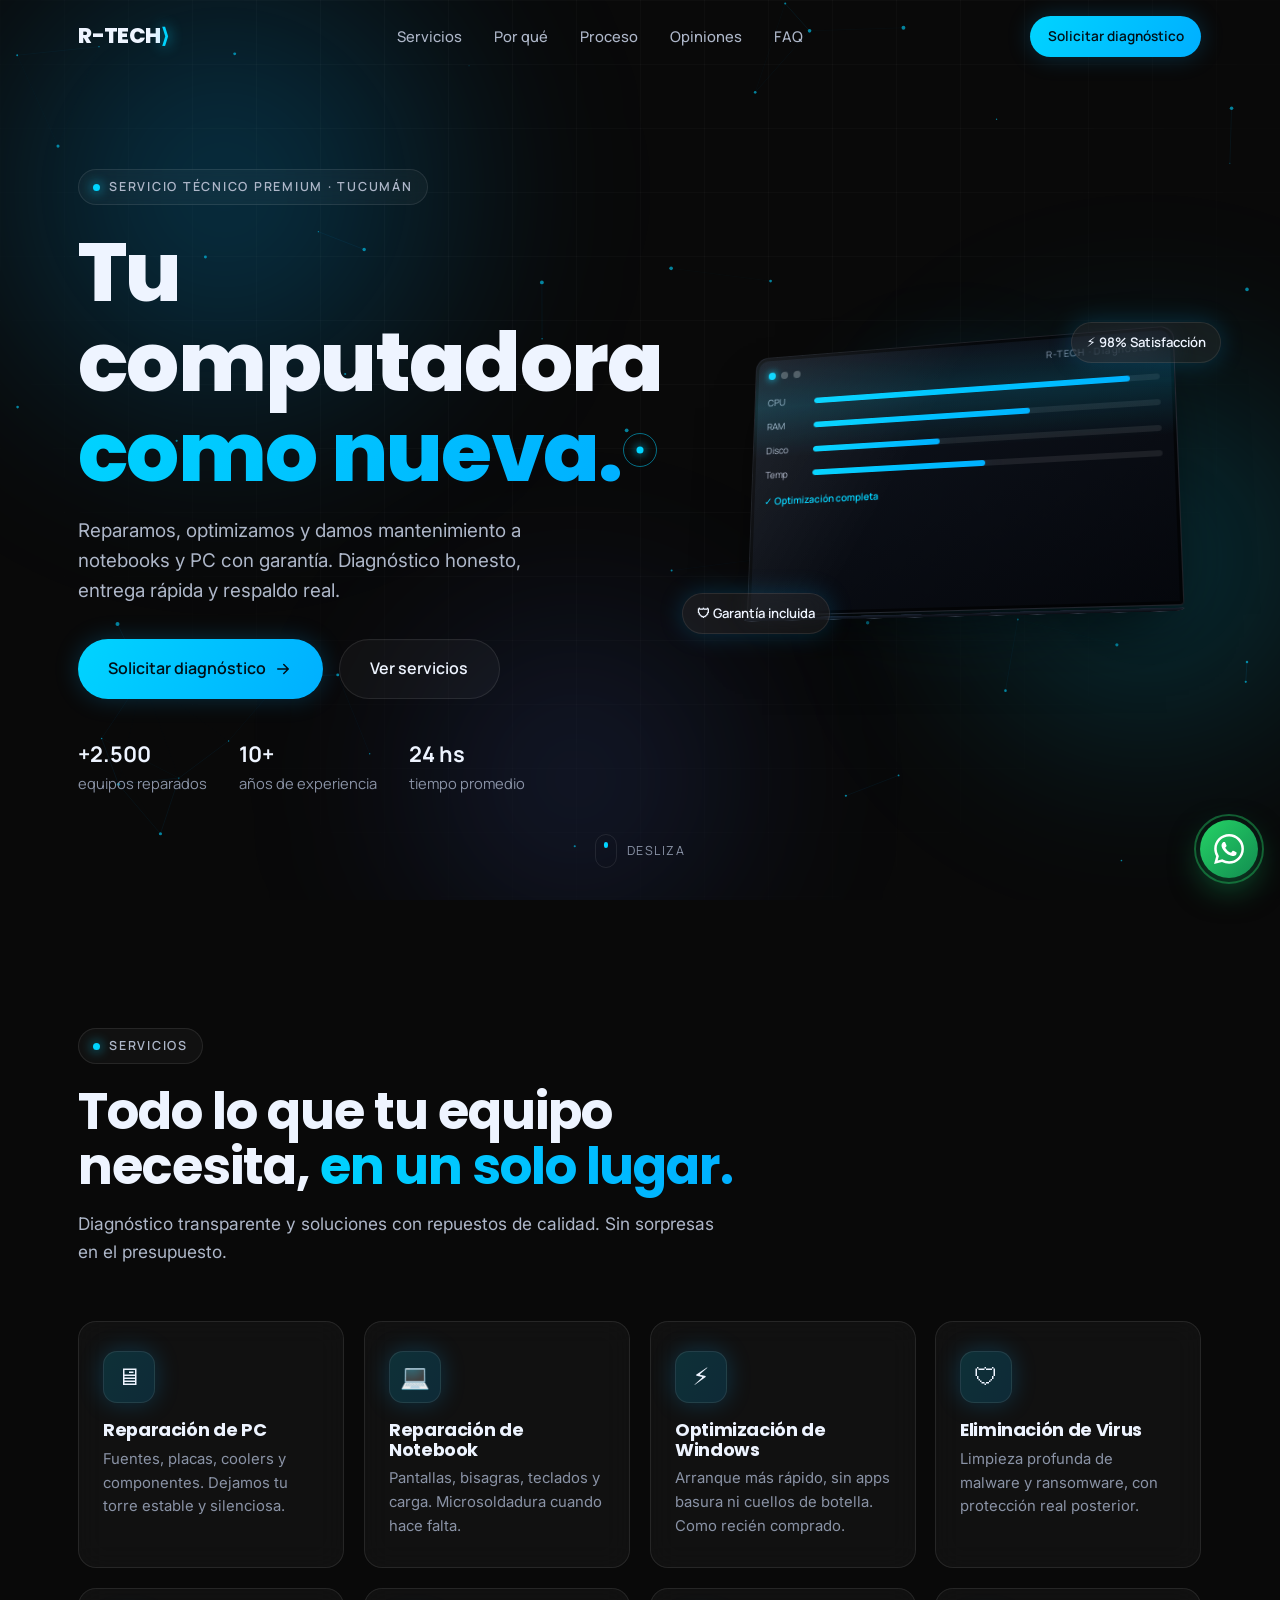
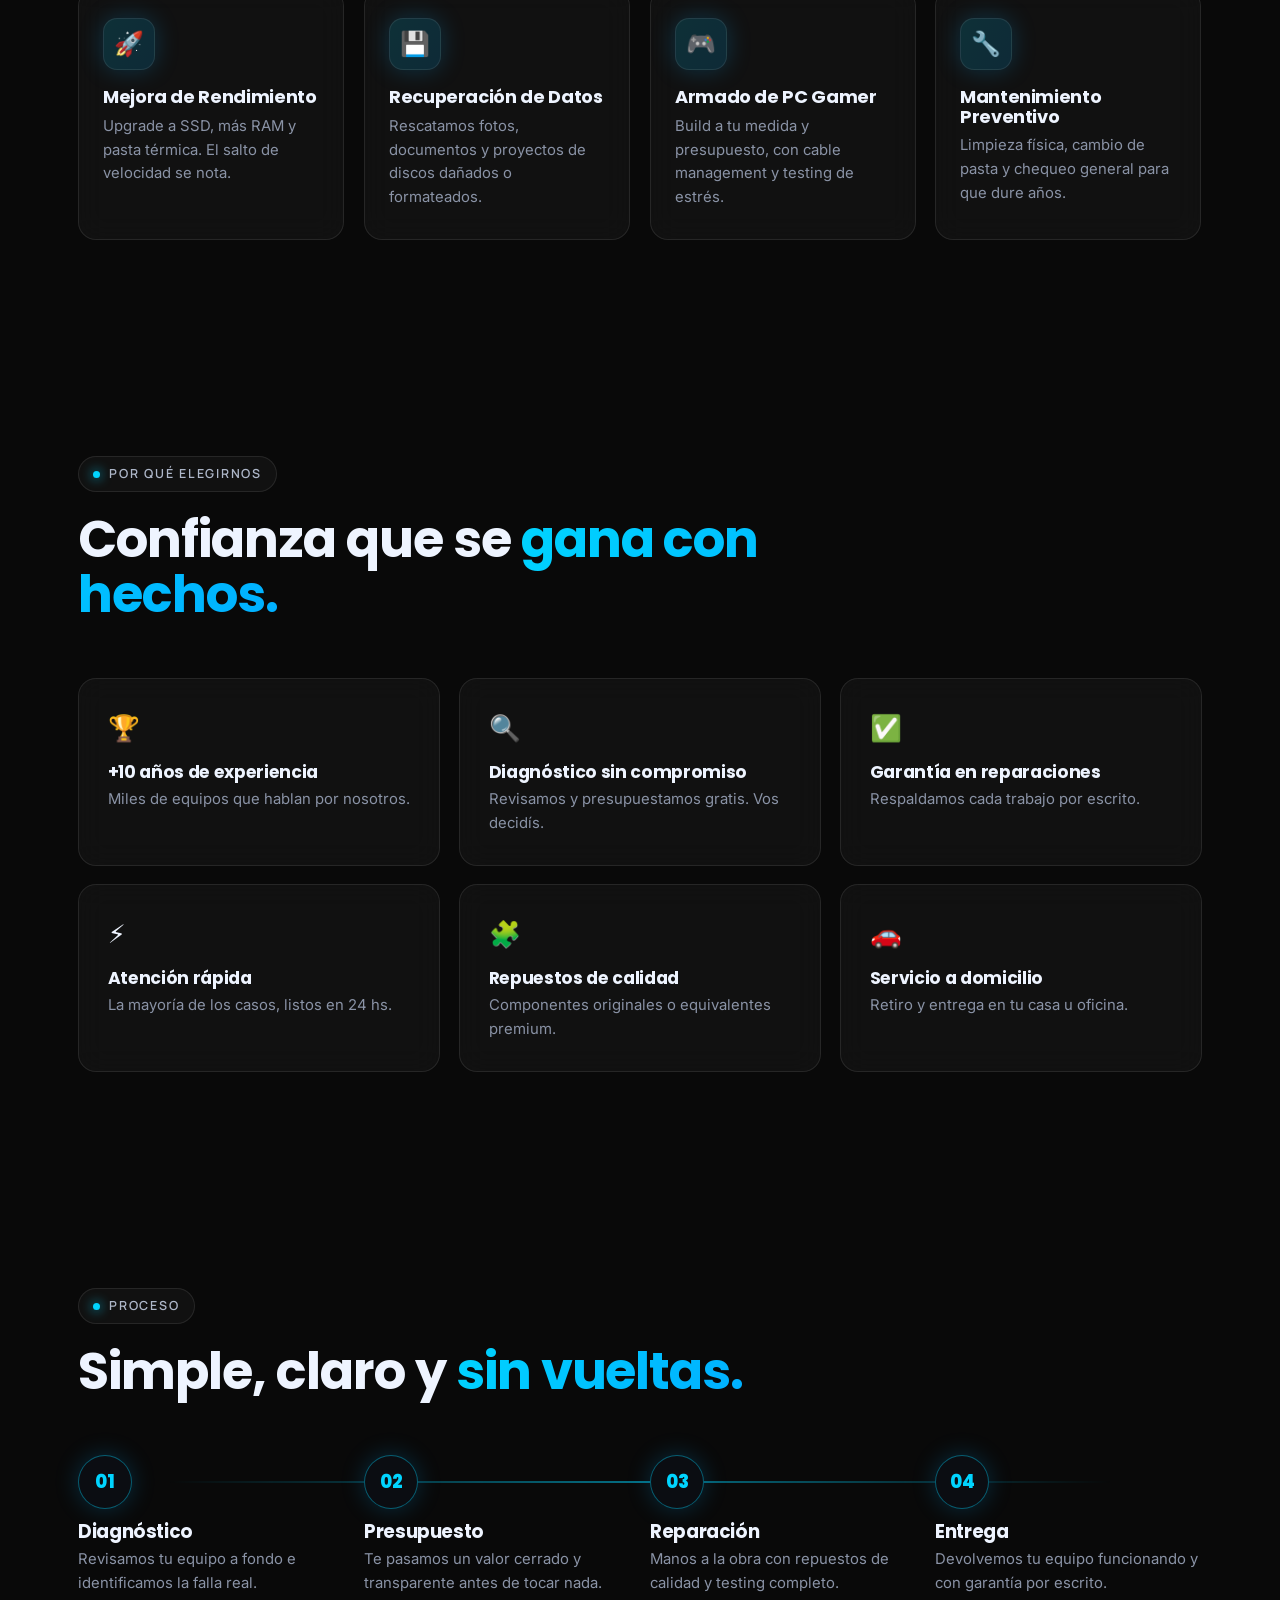
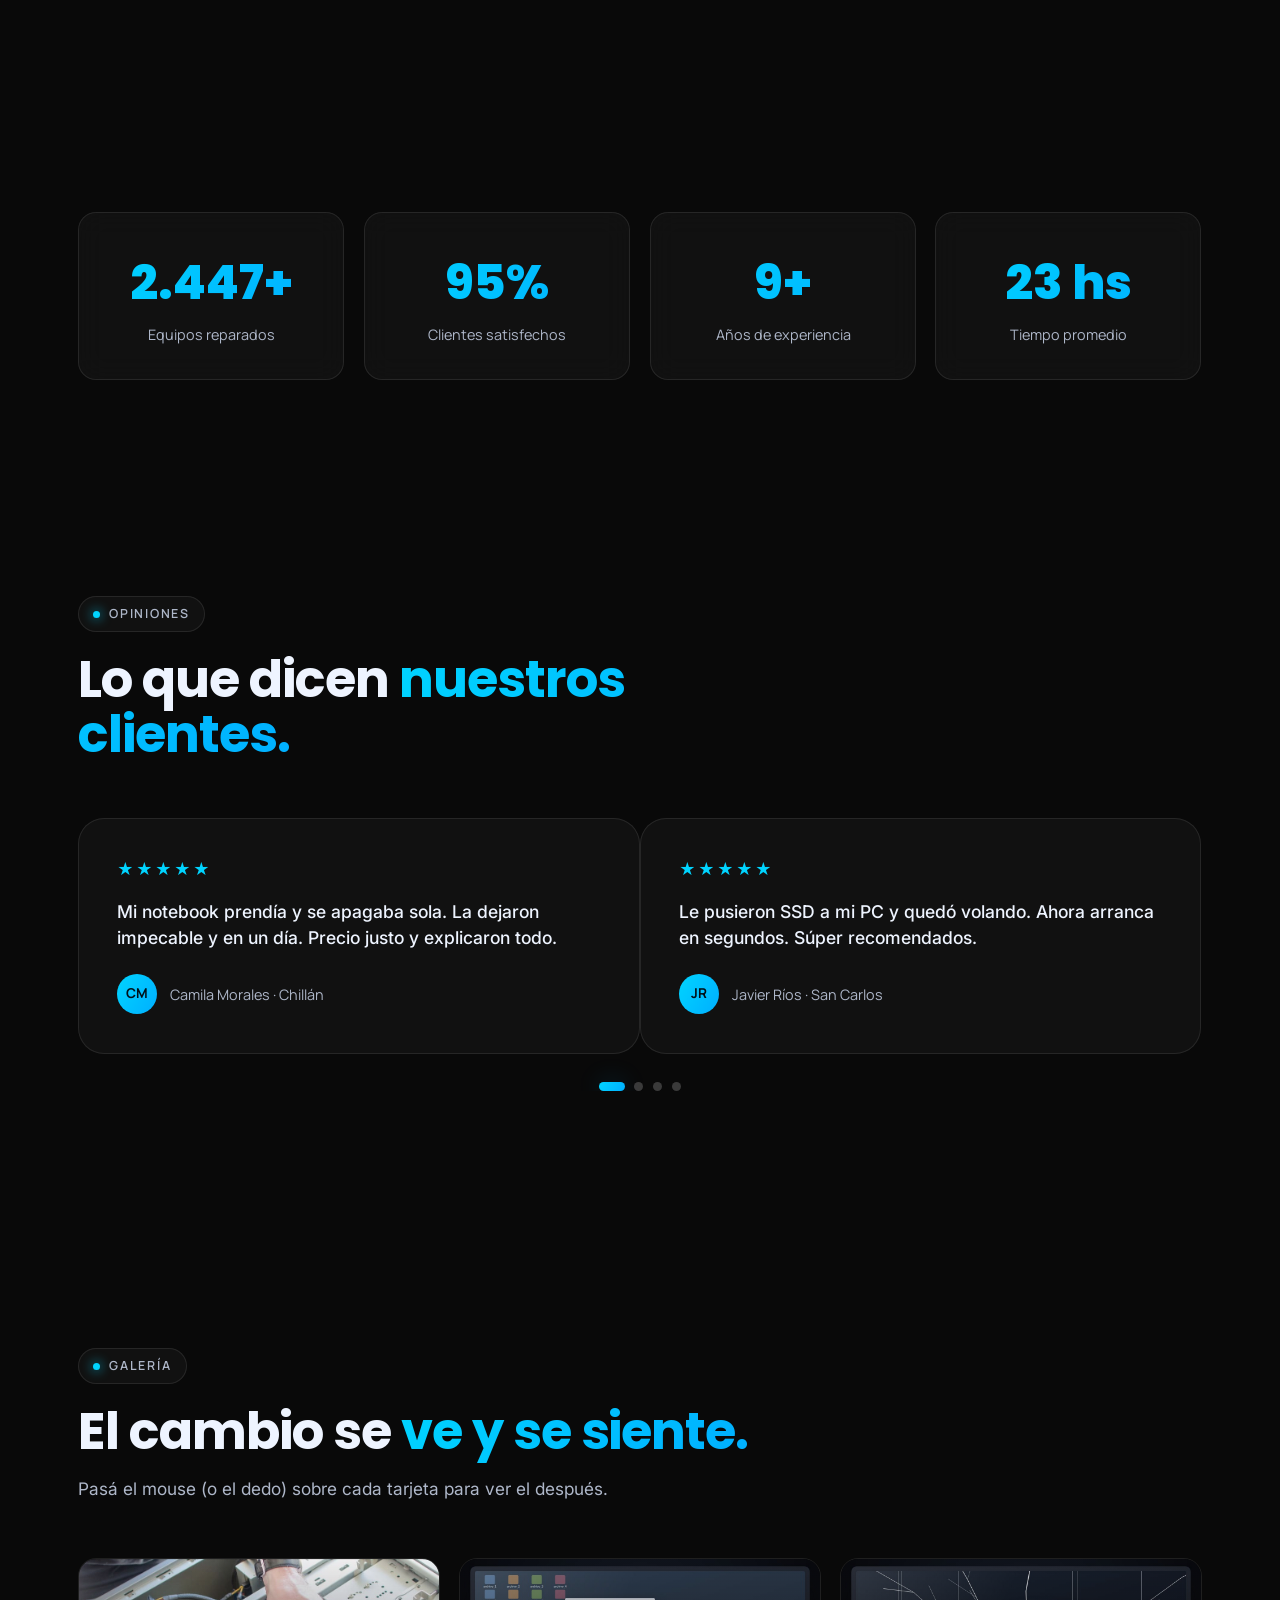
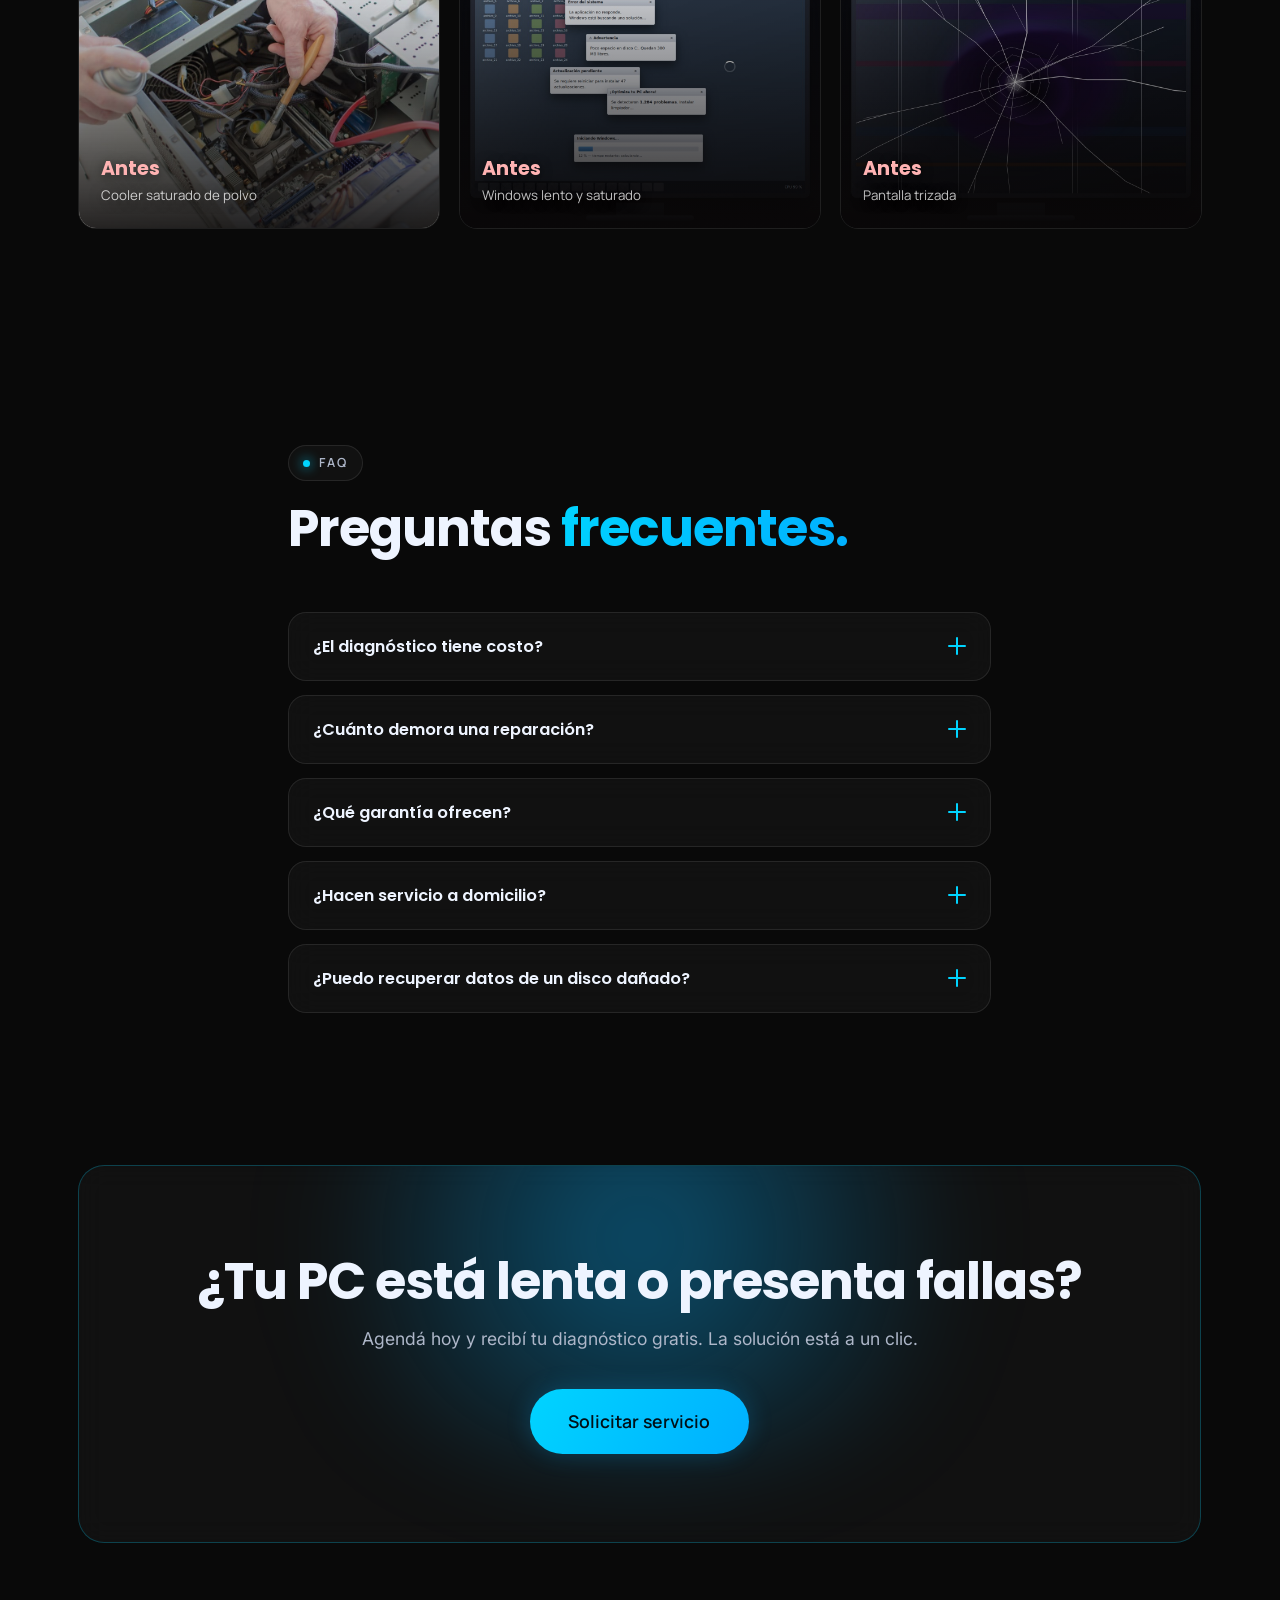
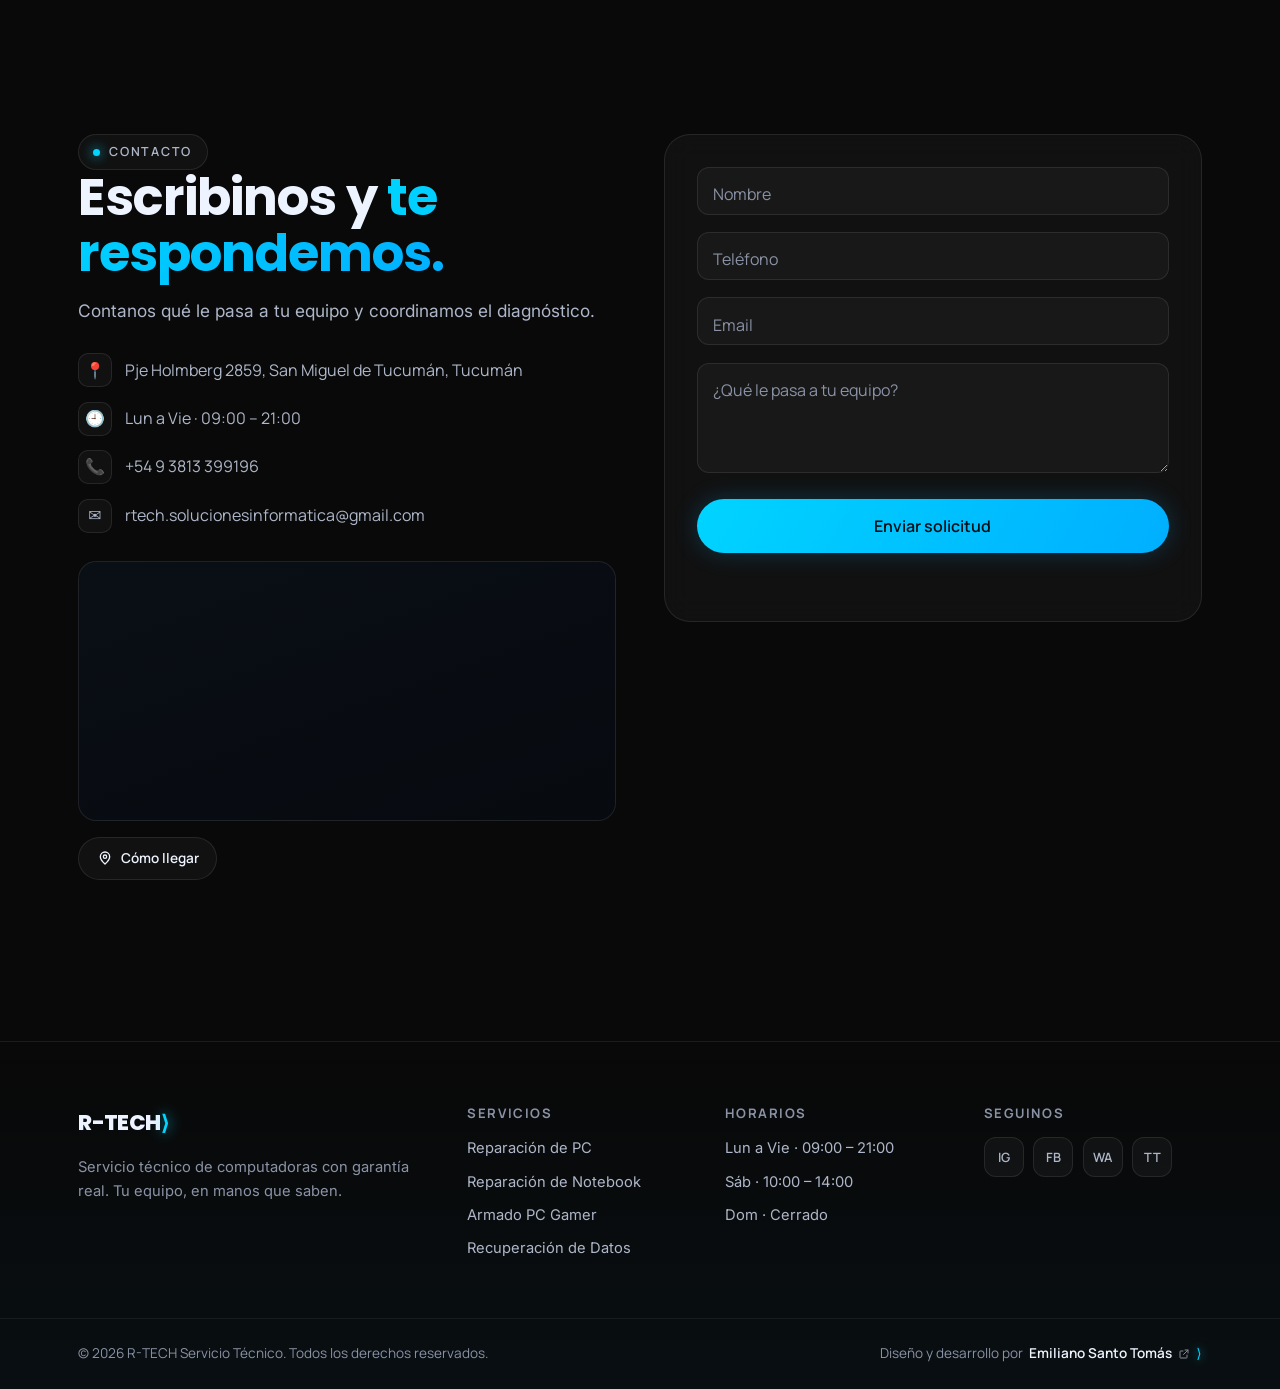
<file: index.html>
<!DOCTYPE html>
<html lang="es">
<head>
  <!-- ============================================================
       META BÁSICOS
  ============================================================ -->
  <meta charset="UTF-8" />
  <meta name="viewport" content="width=device-width, initial-scale=1.0" />
  <title>R-TECH⟩ Servicio Técnico de Computadoras | Reparación de PC y Notebooks</title>

  <!-- ============================================================
       SEO
  ============================================================ -->
  <meta name="description" content="Servicio técnico premium de computadoras: reparamos, optimizamos y damos mantenimiento a notebooks y PC con garantía. Diagnóstico sin compromiso y atención en 24 hs." />
  <meta name="keywords" content="servicio técnico, reparación de computadoras, reparación notebook, armado pc gamer, recuperación de datos, optimización windows, eliminación de virus" />
  <meta name="author" content="R-TECH Servicio Técnico" />
  <meta name="theme-color" content="#090909" />
  <link rel="canonical" href="https://reboot-servicio.cl/" />

  <!-- Open Graph -->
  <meta property="og:type" content="website" />
  <meta property="og:title" content="R-TECH⟩ Servicio Técnico de Computadoras" />
  <meta property="og:description" content="Reparamos, optimizamos y damos mantenimiento a notebooks y PC con garantía. Diagnóstico sin compromiso." />
  <meta property="og:locale" content="es_CL" />
  <meta property="og:url" content="https://reboot-servicio.cl/" />
  <meta property="og:image" content="https://reboot-servicio.cl/og-image.jpg" />

  <!-- Twitter Card -->
  <meta name="twitter:card" content="summary_large_image" />
  <meta name="twitter:title" content="R-TECH⟩ Servicio Técnico de Computadoras" />
  <meta name="twitter:description" content="Tu computadora como nueva. Diagnóstico sin compromiso y garantía en cada reparación." />

  <!-- ============================================================
       TIPOGRAFÍAS (Poppins display · Inter body · Manrope datos)
  ============================================================ -->
  <link rel="preconnect" href="https://fonts.googleapis.com" />
  <link rel="preconnect" href="https://fonts.gstatic.com" crossorigin />
  <link href="https://fonts.googleapis.com/css2?family=Poppins:wght@500;600;700;800&family=Inter:wght@400;500;600&family=Manrope:wght@500;600;700&display=swap" rel="stylesheet" />

  <link rel="stylesheet" href="style.css" />

  <!-- ============================================================
       SCHEMA.ORG · LocalBusiness (datos estructurados)
  ============================================================ -->
  <script type="application/ld+json">
  {
    "@context": "https://schema.org",
    "@type": "LocalBusiness",
    "name": "R-TECH Servicio Técnico de Computadoras",
    "image": "https://reboot-servicio.cl/og-image.jpg",
    "description": "Reparación, optimización y mantenimiento de notebooks y PC con garantía.",
    "@id": "https://reboot-servicio.cl",
    "url": "https://reboot-servicio.cl",
    "telephone": "+5493813399196",
    "priceRange": "$$",
    "address": {
      "@type": "PostalAddress",
      "streetAddress": "Pje Holmberg 2859",
      "addressLocality": "San Miguel de Tucumán",
      "addressRegion": "Tucumán",
      "postalCode": "T4001CZG",
      "addressCountry": "AR"
    },
    "openingHoursSpecification": [{
      "@type": "OpeningHoursSpecification",
      "dayOfWeek": ["Monday","Tuesday","Wednesday","Thursday","Friday"],
      "opens": "09:00",
      "closes": "21:00"
    }],
    "aggregateRating": {
      "@type": "AggregateRating",
      "ratingValue": "4.9",
      "reviewCount": "312"
    }
  }
  </script>
</head>

<body>

  <!-- ============================================================
       CURSOR INTERACTIVO (glow que sigue al mouse)
  ============================================================ -->
  <div class="cursor-dot" data-cursor-dot></div>
  <div class="cursor-glow" data-cursor-glow></div>

  <!-- ============================================================
       FONDO GLOBAL · Aurora + partículas (canvas) + grilla
  ============================================================ -->
  <div class="bg-fx" aria-hidden="true">
    <div class="aurora aurora--1"></div>
    <div class="aurora aurora--2"></div>
    <div class="aurora aurora--3"></div>
    <div class="grid-overlay"></div>
    <canvas id="particles"></canvas>
  </div>

  <!-- Barra de progreso de scroll -->
  <div class="scroll-progress" data-scroll-progress aria-hidden="true"></div>

  <!-- ============================================================
       NAVBAR · glass sticky
  ============================================================ -->
  <header class="nav" data-nav>
    <div class="container nav__inner">
      <a href="#hero" class="brand" aria-label="R-TECH inicio">
        <span class="brand__mark">R-TECH</span><span class="brand__chevron">⟩</span>
      </a>

      <nav class="nav__links" aria-label="Navegación principal">
        <a href="#servicios">Servicios</a>
        <a href="#nosotros">Por qué</a>
        <a href="#proceso">Proceso</a>
        <a href="#testimonios">Opiniones</a>
        <a href="#faq">FAQ</a>
      </nav>

      <a href="#contacto" class="btn btn--sm btn--primary">Solicitar diagnóstico</a>

      <button class="nav__burger" data-burger aria-label="Abrir menú" aria-expanded="false">
        <span></span><span></span><span></span>
      </button>
    </div>

    <!-- Menú móvil -->
    <div class="nav__mobile" data-mobile-menu>
      <a href="#servicios">Servicios</a>
      <a href="#nosotros">Por qué elegirnos</a>
      <a href="#proceso">Proceso</a>
      <a href="#testimonios">Opiniones</a>
      <a href="#faq">FAQ</a>
      <a href="#contacto" class="btn btn--primary">Solicitar diagnóstico</a>
    </div>
  </header>

  <main>

    <!-- ============================================================
         HERO
    ============================================================ -->
    <section class="hero" id="hero">
      <div class="container hero__inner">

        <div class="hero__copy">
          <span class="eyebrow reveal" data-reveal>
            <span class="eyebrow__dot"></span> Servicio técnico premium · Tucumán
          </span>

          <h1 class="hero__title reveal" data-reveal data-reveal-delay="80">
            Tu computadora<br /><span class="grad">como nueva.</span>
          </h1>

          <p class="hero__sub reveal" data-reveal data-reveal-delay="160">
            Reparamos, optimizamos y damos mantenimiento a notebooks y PC
            con garantía. Diagnóstico honesto, entrega rápida y respaldo real.
          </p>

          <div class="hero__actions reveal" data-reveal data-reveal-delay="240">
            <a href="#contacto" class="btn btn--primary btn--lg">
              Solicitar diagnóstico
              <svg width="18" height="18" viewBox="0 0 24 24" fill="none" aria-hidden="true"><path d="M5 12h14M13 6l6 6-6 6" stroke="currentColor" stroke-width="2" stroke-linecap="round" stroke-linejoin="round"/></svg>
            </a>
            <a href="#servicios" class="btn btn--ghost btn--lg">Ver servicios</a>
          </div>

          <ul class="hero__trust reveal" data-reveal data-reveal-delay="320">
            <li><strong>+2.500</strong> equipos reparados</li>
            <li><strong>10+</strong> años de experiencia</li>
            <li><strong>24 hs</strong> tiempo promedio</li>
          </ul>
        </div>

        <!-- PC 3D ilustrada con luces (CSS puro + SVG) -->
        <div class="hero__stage reveal" data-reveal data-reveal-delay="200" data-tilt>
          <div class="glow-orb"></div>

          <div class="laptop" data-tilt-inner>
            <!-- Pantalla -->
            <div class="laptop__screen">
              <div class="screen__scan"></div>
              <div class="screen__ui">
                <div class="ui__topbar">
                  <span class="ui__dot"></span><span class="ui__dot"></span><span class="ui__dot"></span>
                  <span class="ui__title">R-TECH · Diagnóstico</span>
                </div>
                <div class="ui__body">
                  <div class="ui__row"><span>CPU</span><i style="--w:92%"></i></div>
                  <div class="ui__row"><span>RAM</span><i style="--w:64%"></i></div>
                  <div class="ui__row"><span>Disco</span><i style="--w:38%"></i></div>
                  <div class="ui__row"><span>Temp</span><i style="--w:51%"></i></div>
                  <div class="ui__status">✓ Optimización completa</div>
                </div>
              </div>
              <div class="screen__glare"></div>
            </div>
            <!-- Base / teclado -->
            <div class="laptop__base">
              <div class="base__notch"></div>
            </div>
          </div>

          <!-- Chips flotantes -->
          <div class="chip chip--1">⚡ 98% Satisfacción</div>
          <div class="chip chip--2">🛡 Garantía incluida</div>
        </div>

      </div>

      <a href="#servicios" class="hero__scroll" aria-label="Bajar">
        <span></span> Desliza
      </a>
    </section>

    <!-- ============================================================
         SERVICIOS
    ============================================================ -->
    <section class="section" id="servicios">
      <div class="container">
        <header class="section__head reveal" data-reveal>
          <span class="eyebrow"><span class="eyebrow__dot"></span> Servicios</span>
          <h2 class="section__title">Todo lo que tu equipo necesita, <span class="grad">en un solo lugar.</span></h2>
          <p class="section__lead">Diagnóstico transparente y soluciones con repuestos de calidad. Sin sorpresas en el presupuesto.</p>
        </header>

        <div class="cards" data-stagger>
          <!-- Card = icono + título + descripción + tilt 3D + glow -->
          <article class="card reveal" data-reveal data-tilt>
            <div class="card__icon">🖥</div>
            <h3>Reparación de PC</h3>
            <p>Fuentes, placas, coolers y componentes. Dejamos tu torre estable y silenciosa.</p>
          </article>
          <article class="card reveal" data-reveal data-tilt>
            <div class="card__icon">💻</div>
            <h3>Reparación de Notebook</h3>
            <p>Pantallas, bisagras, teclados y carga. Microsoldadura cuando hace falta.</p>
          </article>
          <article class="card reveal" data-reveal data-tilt>
            <div class="card__icon">⚡</div>
            <h3>Optimización de Windows</h3>
            <p>Arranque más rápido, sin apps basura ni cuellos de botella. Como recién comprado.</p>
          </article>
          <article class="card reveal" data-reveal data-tilt>
            <div class="card__icon">🛡</div>
            <h3>Eliminación de Virus</h3>
            <p>Limpieza profunda de malware y ransomware, con protección real posterior.</p>
          </article>
          <article class="card reveal" data-reveal data-tilt>
            <div class="card__icon">🚀</div>
            <h3>Mejora de Rendimiento</h3>
            <p>Upgrade a SSD, más RAM y pasta térmica. El salto de velocidad se nota.</p>
          </article>
          <article class="card reveal" data-reveal data-tilt>
            <div class="card__icon">💾</div>
            <h3>Recuperación de Datos</h3>
            <p>Rescatamos fotos, documentos y proyectos de discos dañados o formateados.</p>
          </article>
          <article class="card reveal" data-reveal data-tilt>
            <div class="card__icon">🎮</div>
            <h3>Armado de PC Gamer</h3>
            <p>Build a tu medida y presupuesto, con cable management y testing de estrés.</p>
          </article>
          <article class="card reveal" data-reveal data-tilt>
            <div class="card__icon">🔧</div>
            <h3>Mantenimiento Preventivo</h3>
            <p>Limpieza física, cambio de pasta y chequeo general para que dure años.</p>
          </article>
        </div>
      </div>
    </section>

    <!-- ============================================================
         POR QUÉ ELEGIRNOS
    ============================================================ -->
    <section class="section section--tight" id="nosotros">
      <div class="container">
        <header class="section__head reveal" data-reveal>
          <span class="eyebrow"><span class="eyebrow__dot"></span> Por qué elegirnos</span>
          <h2 class="section__title">Confianza que se <span class="grad">gana con hechos.</span></h2>
        </header>

        <div class="reasons">
          <div class="reason reveal" data-reveal>
            <span class="reason__ic">🏆</span>
            <h3>+10 años de experiencia</h3>
            <p>Miles de equipos que hablan por nosotros.</p>
          </div>
          <div class="reason reveal" data-reveal>
            <span class="reason__ic">🔍</span>
            <h3>Diagnóstico sin compromiso</h3>
            <p>Revisamos y presupuestamos gratis. Vos decidís.</p>
          </div>
          <div class="reason reveal" data-reveal>
            <span class="reason__ic">✅</span>
            <h3>Garantía en reparaciones</h3>
            <p>Respaldamos cada trabajo por escrito.</p>
          </div>
          <div class="reason reveal" data-reveal>
            <span class="reason__ic">⚡</span>
            <h3>Atención rápida</h3>
            <p>La mayoría de los casos, listos en 24 hs.</p>
          </div>
          <div class="reason reveal" data-reveal>
            <span class="reason__ic">🧩</span>
            <h3>Repuestos de calidad</h3>
            <p>Componentes originales o equivalentes premium.</p>
          </div>
          <div class="reason reveal" data-reveal>
            <span class="reason__ic">🚗</span>
            <h3>Servicio a domicilio</h3>
            <p>Retiro y entrega en tu casa u oficina.</p>
          </div>
        </div>
      </div>
    </section>

    <!-- ============================================================
         PROCESO (timeline animada)
    ============================================================ -->
    <section class="section" id="proceso">
      <div class="container">
        <header class="section__head reveal" data-reveal>
          <span class="eyebrow"><span class="eyebrow__dot"></span> Proceso</span>
          <h2 class="section__title">Simple, claro y <span class="grad">sin vueltas.</span></h2>
        </header>

        <ol class="timeline">
          <li class="step reveal" data-reveal>
            <span class="step__num">01</span>
            <div class="step__body">
              <h3>Diagnóstico</h3>
              <p>Revisamos tu equipo a fondo e identificamos la falla real.</p>
            </div>
          </li>
          <li class="step reveal" data-reveal>
            <span class="step__num">02</span>
            <div class="step__body">
              <h3>Presupuesto</h3>
              <p>Te pasamos un valor cerrado y transparente antes de tocar nada.</p>
            </div>
          </li>
          <li class="step reveal" data-reveal>
            <span class="step__num">03</span>
            <div class="step__body">
              <h3>Reparación</h3>
              <p>Manos a la obra con repuestos de calidad y testing completo.</p>
            </div>
          </li>
          <li class="step reveal" data-reveal>
            <span class="step__num">04</span>
            <div class="step__body">
              <h3>Entrega</h3>
              <p>Devolvemos tu equipo funcionando y con garantía por escrito.</p>
            </div>
          </li>
        </ol>
      </div>
    </section>

    <!-- ============================================================
         CONTADORES
    ============================================================ -->
    <section class="section section--tight" id="stats">
      <div class="container">
        <div class="stats" data-counters>
          <div class="stat reveal" data-reveal>
            <span class="stat__num" data-count="2500" data-suffix="+">0</span>
            <span class="stat__label">Equipos reparados</span>
          </div>
          <div class="stat reveal" data-reveal>
            <span class="stat__num" data-count="98" data-suffix="%">0</span>
            <span class="stat__label">Clientes satisfechos</span>
          </div>
          <div class="stat reveal" data-reveal>
            <span class="stat__num" data-count="10" data-suffix="+">0</span>
            <span class="stat__label">Años de experiencia</span>
          </div>
          <div class="stat reveal" data-reveal>
            <span class="stat__num" data-count="24" data-suffix=" hs">0</span>
            <span class="stat__label">Tiempo promedio</span>
          </div>
        </div>
      </div>
    </section>

    <!-- ============================================================
         TESTIMONIOS (slider automático)
    ============================================================ -->
    <section class="section" id="testimonios">
      <div class="container">
        <header class="section__head reveal" data-reveal>
          <span class="eyebrow"><span class="eyebrow__dot"></span> Opiniones</span>
          <h2 class="section__title">Lo que dicen <span class="grad">nuestros clientes.</span></h2>
        </header>

        <div class="slider reveal" data-reveal data-slider>
          <div class="slider__track" data-slider-track>

            <figure class="quote">
              <div class="quote__stars">★★★★★</div>
              <blockquote>Mi notebook prendía y se apagaba sola. La dejaron impecable y en un día. Precio justo y explicaron todo.</blockquote>
              <figcaption><span class="quote__av">CM</span> Camila Morales · Chillán</figcaption>
            </figure>

            <figure class="quote">
              <div class="quote__stars">★★★★★</div>
              <blockquote>Le pusieron SSD a mi PC y quedó volando. Ahora arranca en segundos. Súper recomendados.</blockquote>
              <figcaption><span class="quote__av">JR</span> Javier Ríos · San Carlos</figcaption>
            </figure>

            <figure class="quote">
              <div class="quote__stars">★★★★★</div>
              <blockquote>Recuperaron las fotos de mi hija de un disco que daba por perdido. Eternamente agradecida.</blockquote>
              <figcaption><span class="quote__av">PS</span> Patricia Soto · Bulnes</figcaption>
            </figure>

            <figure class="quote">
              <div class="quote__stars">★★★★★</div>
              <blockquote>Me armaron el PC gamer soñado dentro de mi presupuesto. Cable management de otro nivel.</blockquote>
              <figcaption><span class="quote__av">FT</span> Felipe Tapia · Chillán Viejo</figcaption>
            </figure>

            <figure class="quote">
              <div class="quote__stars">★★★★★</div>
              <blockquote>Tenían el equipo lleno de virus y publicidad. Lo limpiaron completo y me dejaron protección. Cero drama.</blockquote>
              <figcaption><span class="quote__av">DL</span> Daniela León · Coihueco</figcaption>
            </figure>

          </div>

          <div class="slider__dots" data-slider-dots aria-hidden="true"></div>
        </div>
      </div>
    </section>

    <!-- ============================================================
         GALERÍA · Antes / Después
    ============================================================ -->
    <section class="section" id="galeria">
      <div class="container">
        <header class="section__head reveal" data-reveal>
          <span class="eyebrow"><span class="eyebrow__dot"></span> Galería</span>
          <h2 class="section__title">El cambio se <span class="grad">ve y se siente.</span></h2>
          <p class="section__lead">Pasá el mouse (o el dedo) sobre cada tarjeta para ver el después.</p>
        </header>

        <div class="gallery">
          <div class="ba reveal" data-reveal>
            <div class="ba__face ba__before ba__face--photo" style="background-image: linear-gradient(180deg, rgba(9,7,7,.05) 0%, rgba(9,7,7,.88) 100%), url('images/antes-limpieza.jpg');"><span>Antes</span><small>Cooler saturado de polvo</small></div>
            <div class="ba__face ba__after ba__face--photo" style="background-image: linear-gradient(180deg, rgba(5,18,26,.05) 0%, rgba(5,18,26,.88) 100%), url('images/despues-gabinete.jpg');"><span>Después</span><small>Flujo de aire restaurado</small></div>
          </div>
          <div class="ba reveal" data-reveal>
            <div class="ba__face ba__before ba__face--photo" style="background-image: linear-gradient(180deg, rgba(9,7,7,.05) 0%, rgba(9,7,7,.88) 100%), url('images/antes-windows.jpg');"><span>Antes</span><small>Windows lento y saturado</small></div>
            <div class="ba__face ba__after ba__face--photo" style="background-image: linear-gradient(180deg, rgba(5,18,26,.05) 0%, rgba(5,18,26,.88) 100%), url('images/despues-ssd.jpg');"><span>Después</span><small>Arranque en segundos con SSD</small></div>
          </div>
          <div class="ba reveal" data-reveal>
            <div class="ba__face ba__before ba__face--photo" style="background-image: linear-gradient(180deg, rgba(9,7,7,.05) 0%, rgba(9,7,7,.88) 100%), url('images/antes-pantalla.jpg');"><span>Antes</span><small>Pantalla trizada</small></div>
            <div class="ba__face ba__after ba__face--photo" style="background-image: linear-gradient(180deg, rgba(5,18,26,.05) 0%, rgba(5,18,26,.88) 100%), url('images/despues-pantalla.jpg');"><span>Después</span><small>Panel nuevo, como de fábrica</small></div>
          </div>
        </div>
      </div>
    </section>

    <!-- ============================================================
         FAQ (acordeón)
    ============================================================ -->
    <section class="section section--tight" id="faq">
      <div class="container container--narrow">
        <header class="section__head reveal" data-reveal>
          <span class="eyebrow"><span class="eyebrow__dot"></span> FAQ</span>
          <h2 class="section__title">Preguntas <span class="grad">frecuentes.</span></h2>
        </header>

        <div class="faq" data-accordion>
          <div class="faq__item reveal" data-reveal>
            <button class="faq__q" aria-expanded="false">
              ¿El diagnóstico tiene costo?
              <span class="faq__ic" aria-hidden="true"></span>
            </button>
            <div class="faq__a"><p>No. Revisamos tu equipo y te entregamos un presupuesto sin compromiso. Si no reparás, no pagás nada.</p></div>
          </div>
          <div class="faq__item reveal" data-reveal>
            <button class="faq__q" aria-expanded="false">
              ¿Cuánto demora una reparación?
              <span class="faq__ic" aria-hidden="true"></span>
            </button>
            <div class="faq__a"><p>La mayoría queda lista en 24 hs. Casos con repuestos especiales pueden tardar un poco más; siempre te avisamos antes.</p></div>
          </div>
          <div class="faq__item reveal" data-reveal>
            <button class="faq__q" aria-expanded="false">
              ¿Qué garantía ofrecen?
              <span class="faq__ic" aria-hidden="true"></span>
            </button>
            <div class="faq__a"><p>Todas las reparaciones incluyen garantía por escrito sobre el trabajo y los repuestos instalados.</p></div>
          </div>
          <div class="faq__item reveal" data-reveal>
            <button class="faq__q" aria-expanded="false">
              ¿Hacen servicio a domicilio?
              <span class="faq__ic" aria-hidden="true"></span>
            </button>
            <div class="faq__a"><p>Sí. Retiramos y entregamos tu equipo en tu casa u oficina dentro de la zona de cobertura.</p></div>
          </div>
          <div class="faq__item reveal" data-reveal>
            <button class="faq__q" aria-expanded="false">
              ¿Puedo recuperar datos de un disco dañado?
              <span class="faq__ic" aria-hidden="true"></span>
            </button>
            <div class="faq__a"><p>En la mayoría de los casos sí. Evaluamos el disco y te indicamos la probabilidad real antes de intervenir.</p></div>
          </div>
        </div>
      </div>
    </section>

    <!-- ============================================================
         CTA FINAL
    ============================================================ -->
    <section class="cta" id="cta">
      <div class="container">
        <div class="cta__card reveal" data-reveal>
          <div class="cta__glow"></div>
          <h2 class="cta__title">¿Tu PC está lenta o presenta fallas?</h2>
          <p class="cta__sub">Agendá hoy y recibí tu diagnóstico gratis. La solución está a un clic.</p>
          <a href="#contacto" class="btn btn--primary btn--xl">Solicitar servicio</a>
        </div>
      </div>
    </section>

    <!-- ============================================================
         CONTACTO
    ============================================================ -->
    <section class="section" id="contacto">
      <div class="container">
        <div class="contact">

          <div class="contact__info reveal" data-reveal>
            <span class="eyebrow"><span class="eyebrow__dot"></span> Contacto</span>
            <h2 class="section__title">Escribinos y <span class="grad">te respondemos.</span></h2>
            <p class="section__lead">Contanos qué le pasa a tu equipo y coordinamos el diagnóstico.</p>

            <ul class="contact__list">
              <li>
                <span>📍</span>
                <a href="https://www.google.com/maps/search/?api=1&amp;query=Pje+Holmberg+2859,+San+Miguel+de+Tucum%C3%A1n,+Tucum%C3%A1n,+Argentina"
                   target="_blank" rel="noopener noreferrer">Pje Holmberg 2859, San Miguel de Tucumán, Tucumán</a>
              </li>
              <li><span>🕘</span> Lun a Vie · 09:00 – 21:00</li>
              <li><span>📞</span> <a href="tel:+5493813399196">+54 9 3813 399196</a></li>
              <li><span>✉️</span> <a href="mailto:rtech.solucionesinformatica@gmail.com">rtech.solucionesinformatica@gmail.com</a></li>
            </ul>

            <!-- Mapa real de Google Maps (embed sin API key) -->
            <div class="map">
              <iframe
                class="map__frame"
                src="https://www.google.com/maps?q=Pje%20Holmberg%202859%2C%20San%20Miguel%20de%20Tucum%C3%A1n%2C%20Tucum%C3%A1n%2C%20Argentina&amp;z=16&amp;output=embed"
                title="Ubicación de R-TECH en Pje Holmberg 2859, San Miguel de Tucumán"
                loading="lazy"
                referrerpolicy="no-referrer-when-downgrade"
                allowfullscreen></iframe>
            </div>

            <a class="btn btn--ghost btn--sm map__cta"
               href="https://www.google.com/maps/dir/?api=1&amp;destination=Pje+Holmberg+2859,+San+Miguel+de+Tucum%C3%A1n,+Tucum%C3%A1n,+Argentina"
               target="_blank" rel="noopener noreferrer">
              <svg width="16" height="16" viewBox="0 0 24 24" fill="none" aria-hidden="true"><path d="M12 21s-7-6.4-7-11a7 7 0 1 1 14 0c0 4.6-7 11-7 11z" stroke="currentColor" stroke-width="2" stroke-linejoin="round"/><circle cx="12" cy="10" r="2.5" stroke="currentColor" stroke-width="2"/></svg>
              Cómo llegar
            </a>
          </div>

          <!-- Formulario elegante -->
          <form class="contact__form reveal" data-reveal id="contactForm" novalidate>
  <div class="field">
    <input type="text" id="nombre" name="nombre" required placeholder=" " />
    <label for="nombre">Nombre</label>
  </div>

  <div class="field">
    <input type="tel" id="telefono" name="telefono" required placeholder=" " />
    <label for="telefono">Teléfono</label>
  </div>

  <div class="field">
    <input type="email" id="email" name="email" required placeholder=" " />
    <label for="email">Email</label>
  </div>

  <div class="field">
    <textarea
      id="mensaje"
      name="mensaje"
      rows="4"
      required
      placeholder=" "
    ></textarea>
    <label for="mensaje">¿Qué le pasa a tu equipo?</label>
  </div>

  <button type="submit" class="btn btn--primary btn--lg btn--block">
    Enviar solicitud
  </button>

  <p class="form__note" data-form-note aria-live="polite"></p>
</form>

        </div>
      </div>
    </section>

  </main>

  <!-- ============================================================
       FOOTER
  ============================================================ -->
  <footer class="footer">
    <div class="container footer__inner">
      <div class="footer__brand">
        <a href="#hero" class="brand"><span class="brand__mark">R-TECH</span><span class="brand__chevron">⟩</span></a>
        <p>Servicio técnico de computadoras con garantía real. Tu equipo, en manos que saben.</p>
      </div>

      <div class="footer__col">
        <h4>Servicios</h4>
        <a href="#servicios">Reparación de PC</a>
        <a href="#servicios">Reparación de Notebook</a>
        <a href="#servicios">Armado PC Gamer</a>
        <a href="#servicios">Recuperación de Datos</a>
      </div>

      <div class="footer__col">
        <h4>Horarios</h4>
        <p>Lun a Vie · 09:00 – 21:00</p>
        <p>Sáb · 10:00 – 14:00</p>
        <p>Dom · Cerrado</p>
      </div>

      <div class="footer__col">
        <h4>Seguinos</h4>
        <div class="footer__social">
          <a href="#" aria-label="Instagram">IG</a>
          <a href="#" aria-label="Facebook">FB</a>
          <a href="#" aria-label="WhatsApp">WA</a>
          <a href="#" aria-label="TikTok">TT</a>
        </div>
      </div>
    </div>

    <div class="footer__bottom">
      <div class="container footer__bottom-inner">
        <span>© <span data-year>2026</span> R-TECH Servicio Técnico. Todos los derechos reservados.</span>
        <span class="signature">
          Diseño y desarrollo por
          <a class="signature__link"
             href="https://emilianost95-gif.github.io/Portafolio-Emiliano-Santo-Tom-s/"
             target="_blank" rel="noopener noreferrer"
             aria-label="Portafolio de Emiliano Santo Tomás (se abre en una pestaña nueva)">
            Emiliano Santo Tomás
            <svg width="12" height="12" viewBox="0 0 24 24" fill="none" aria-hidden="true"><path d="M14 4h6v6M20 4l-9 9M18 14v5a1 1 0 0 1-1 1H5a1 1 0 0 1-1-1V7a1 1 0 0 1 1-1h5" stroke="currentColor" stroke-width="2" stroke-linecap="round" stroke-linejoin="round"/></svg>
          </a>
          <span class="signature__chevron">⟩</span>
        </span>
      </div>
    </div>
  </footer>

  <!-- WhatsApp flotante -->
  <a href="https://wa.me/5493813399196" class="wsp" target="_blank" rel="noopener noreferrer" aria-label="Escribir por WhatsApp">
    <svg viewBox="0 0 24 24" width="30" height="30" fill="currentColor" aria-hidden="true">
      <path d="M17.472 14.382c-.297-.149-1.758-.867-2.03-.967-.273-.099-.471-.148-.67.15-.197.297-.767.966-.94 1.165-.173.198-.347.223-.644.074-.297-.149-1.255-.462-2.39-1.475-.883-.788-1.48-1.761-1.653-2.059-.173-.297-.018-.458.13-.606.134-.133.298-.347.446-.52.149-.174.198-.298.298-.497.099-.198.05-.371-.025-.52-.075-.149-.669-1.612-.916-2.207-.242-.579-.487-.5-.669-.51-.173-.008-.371-.01-.57-.01-.198 0-.52.074-.792.372-.272.297-1.04 1.016-1.04 2.479 0 1.462 1.065 2.875 1.213 3.074.149.198 2.096 3.2 5.077 4.487.71.306 1.263.489 1.694.625.712.227 1.36.195 1.871.118.571-.085 1.758-.719 2.006-1.413.248-.694.248-1.289.173-1.413-.074-.124-.272-.198-.57-.347m-5.421 7.403h-.004a9.87 9.87 0 01-5.031-1.378l-.361-.214-3.741.982.998-3.648-.235-.374a9.86 9.86 0 01-1.51-5.26c.001-5.45 4.436-9.884 9.888-9.884 2.64 0 5.122 1.03 6.988 2.898a9.825 9.825 0 012.893 6.994c-.003 5.45-4.437 9.884-9.885 9.884m8.413-18.297A11.815 11.815 0 0012.05 0C5.495 0 .16 5.335.157 11.892c0 2.096.547 4.142 1.588 5.945L.057 24l6.305-1.654a11.882 11.882 0 005.683 1.448h.005c6.554 0 11.89-5.335 11.893-11.893a11.821 11.821 0 00-3.48-8.413z"/>
    </svg>
  </a>

  <script src="script.js"></script>
</body>
</html>
</file>
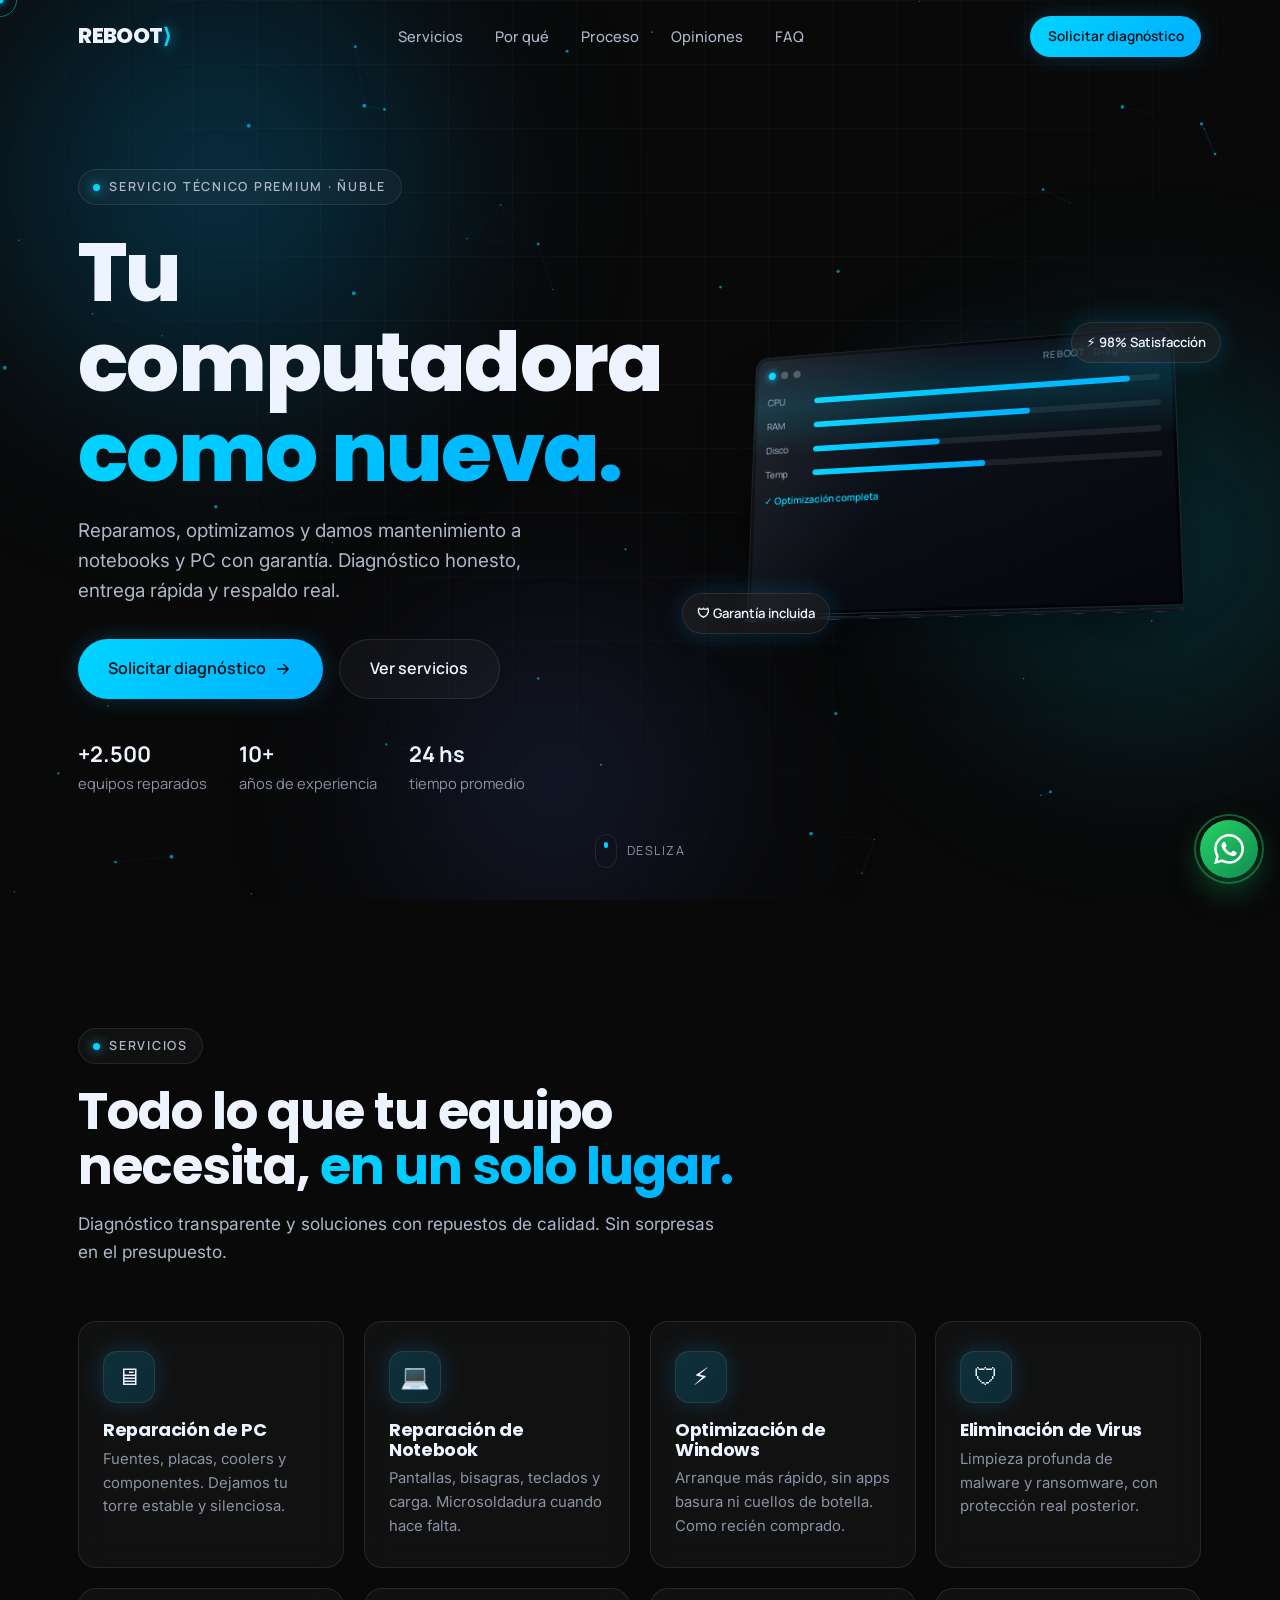
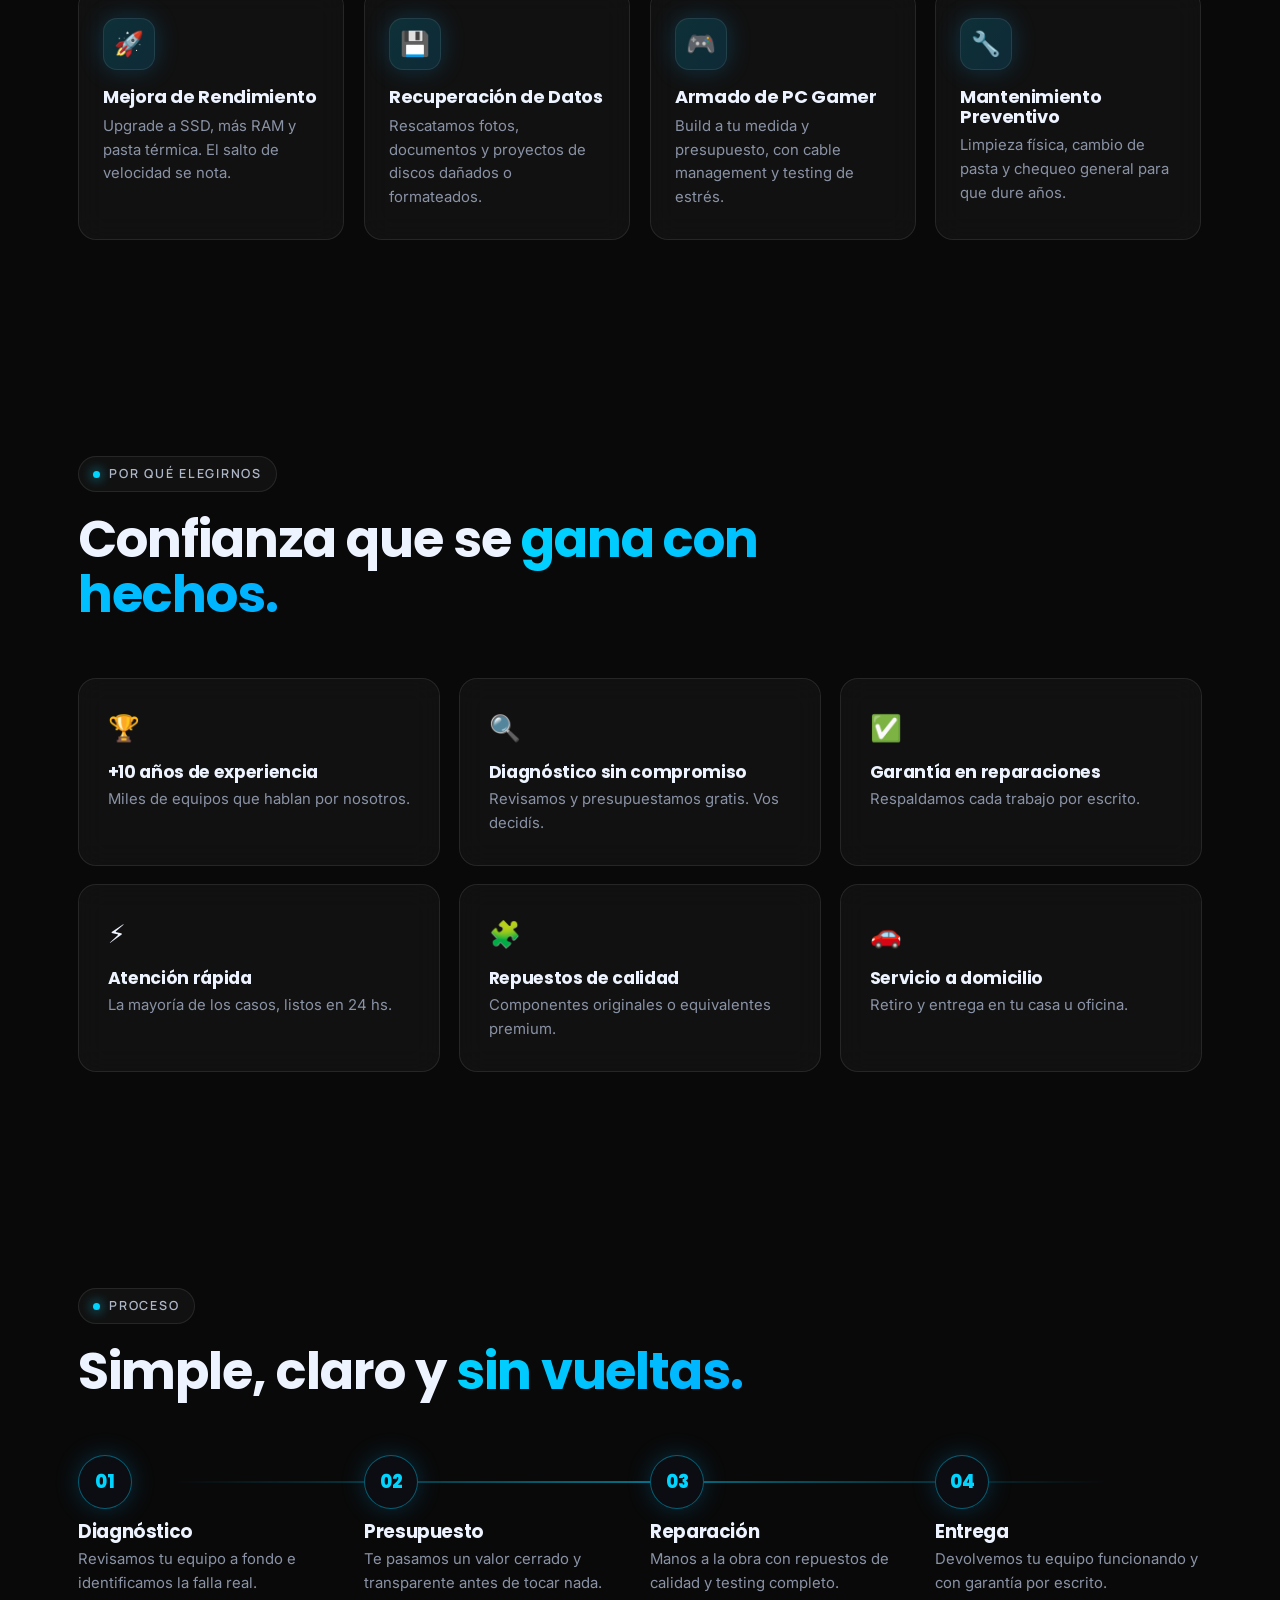
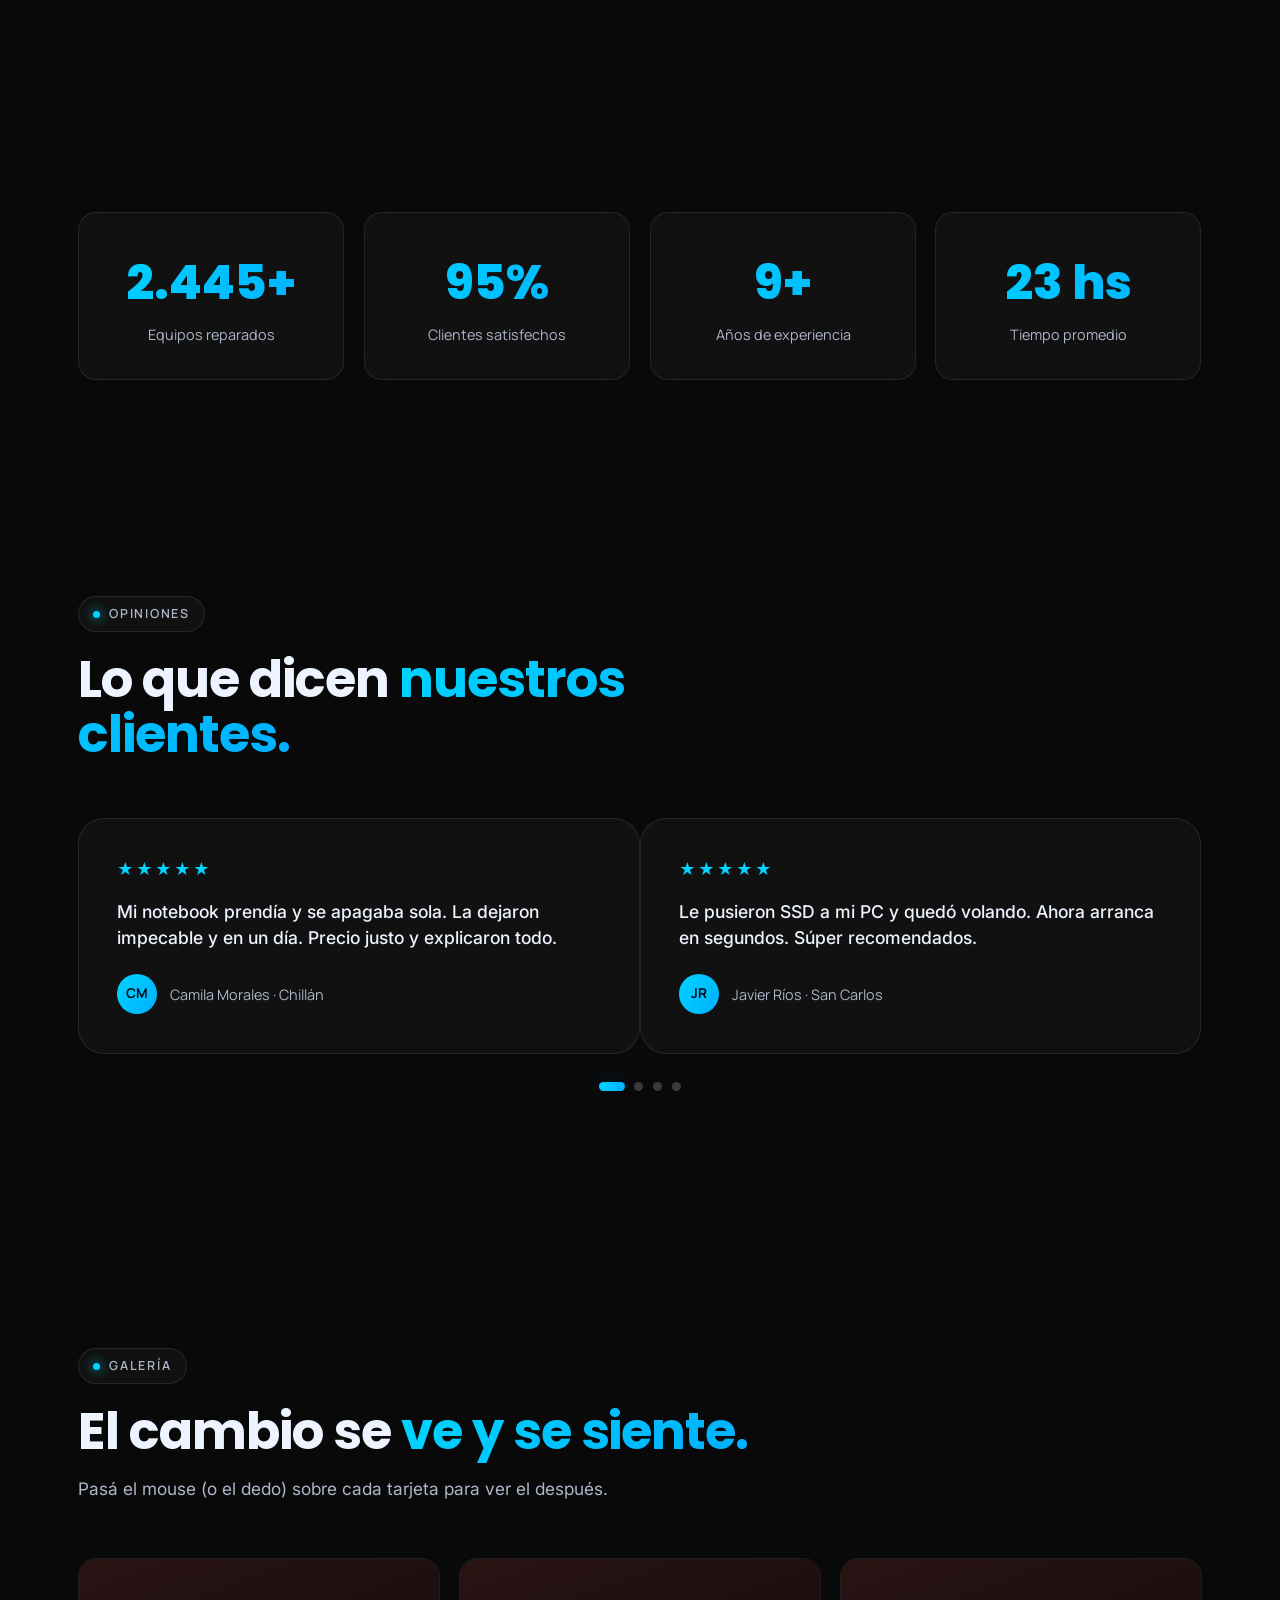
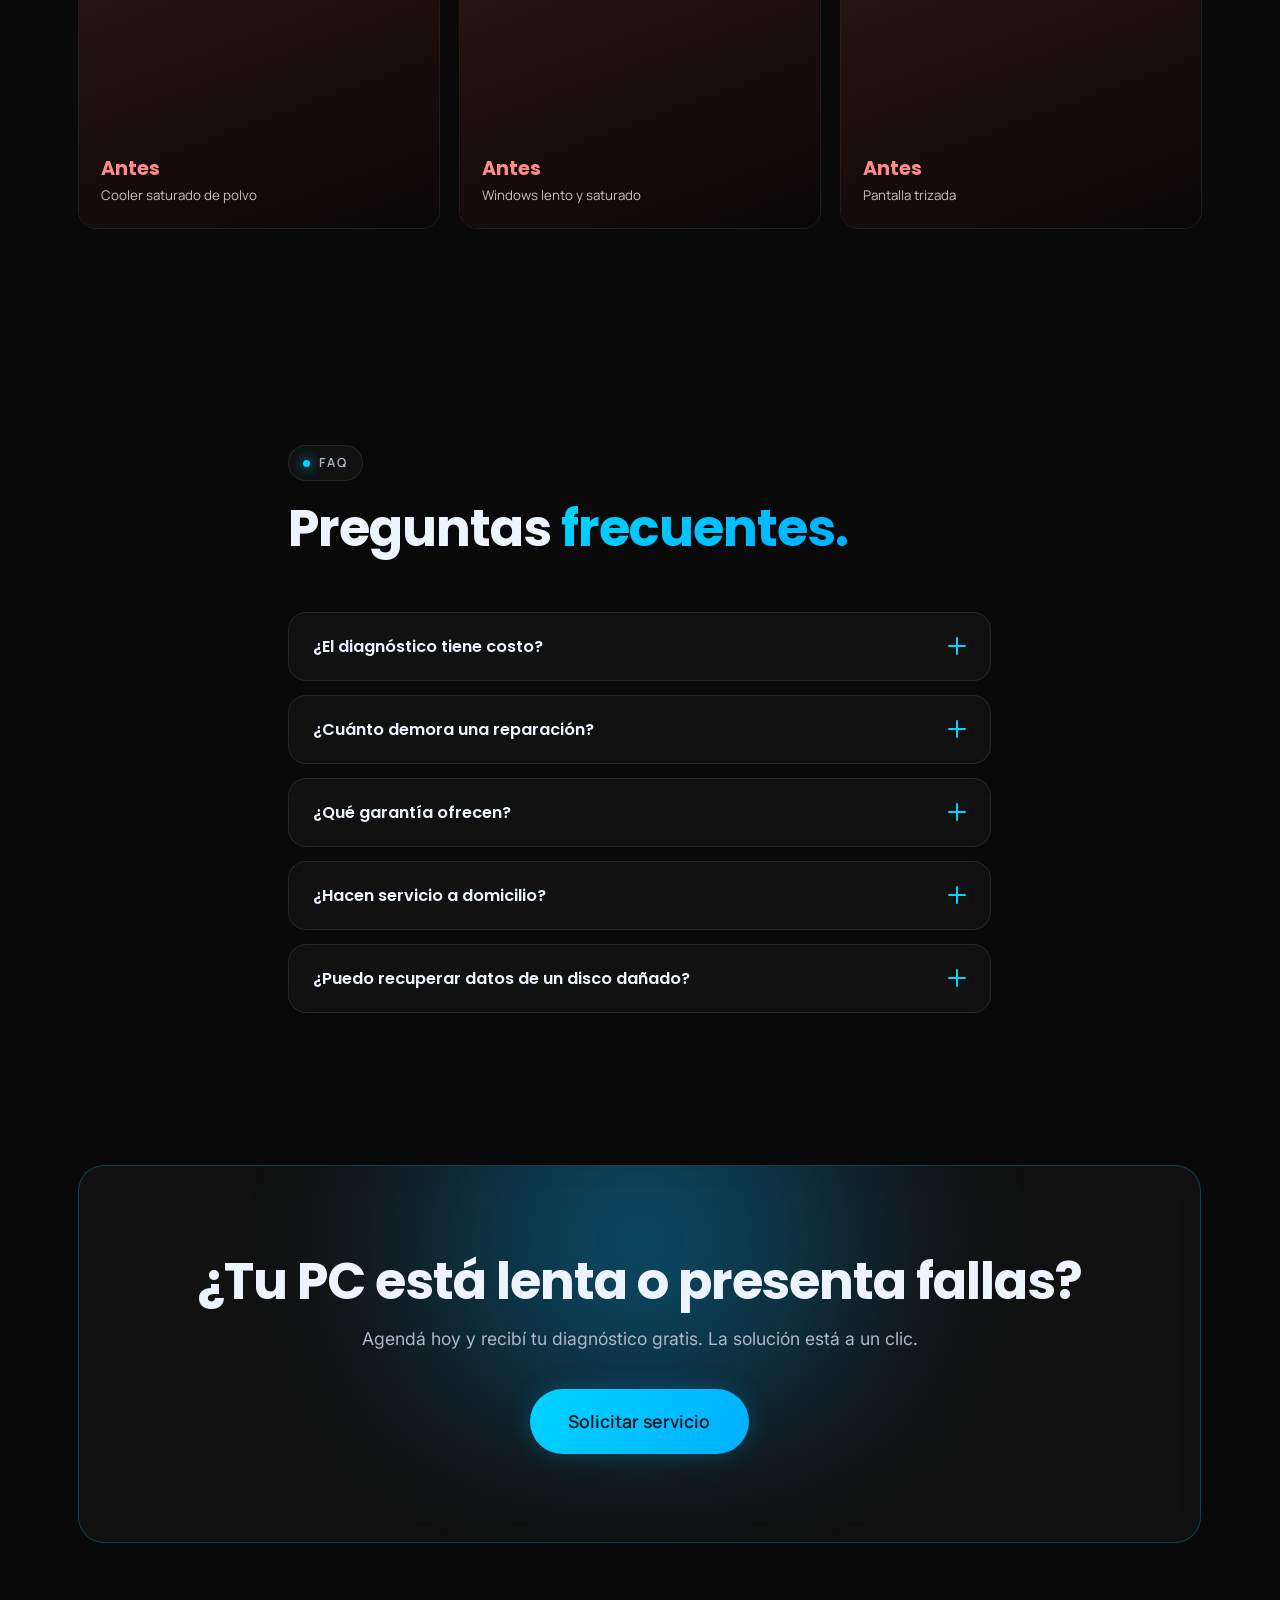
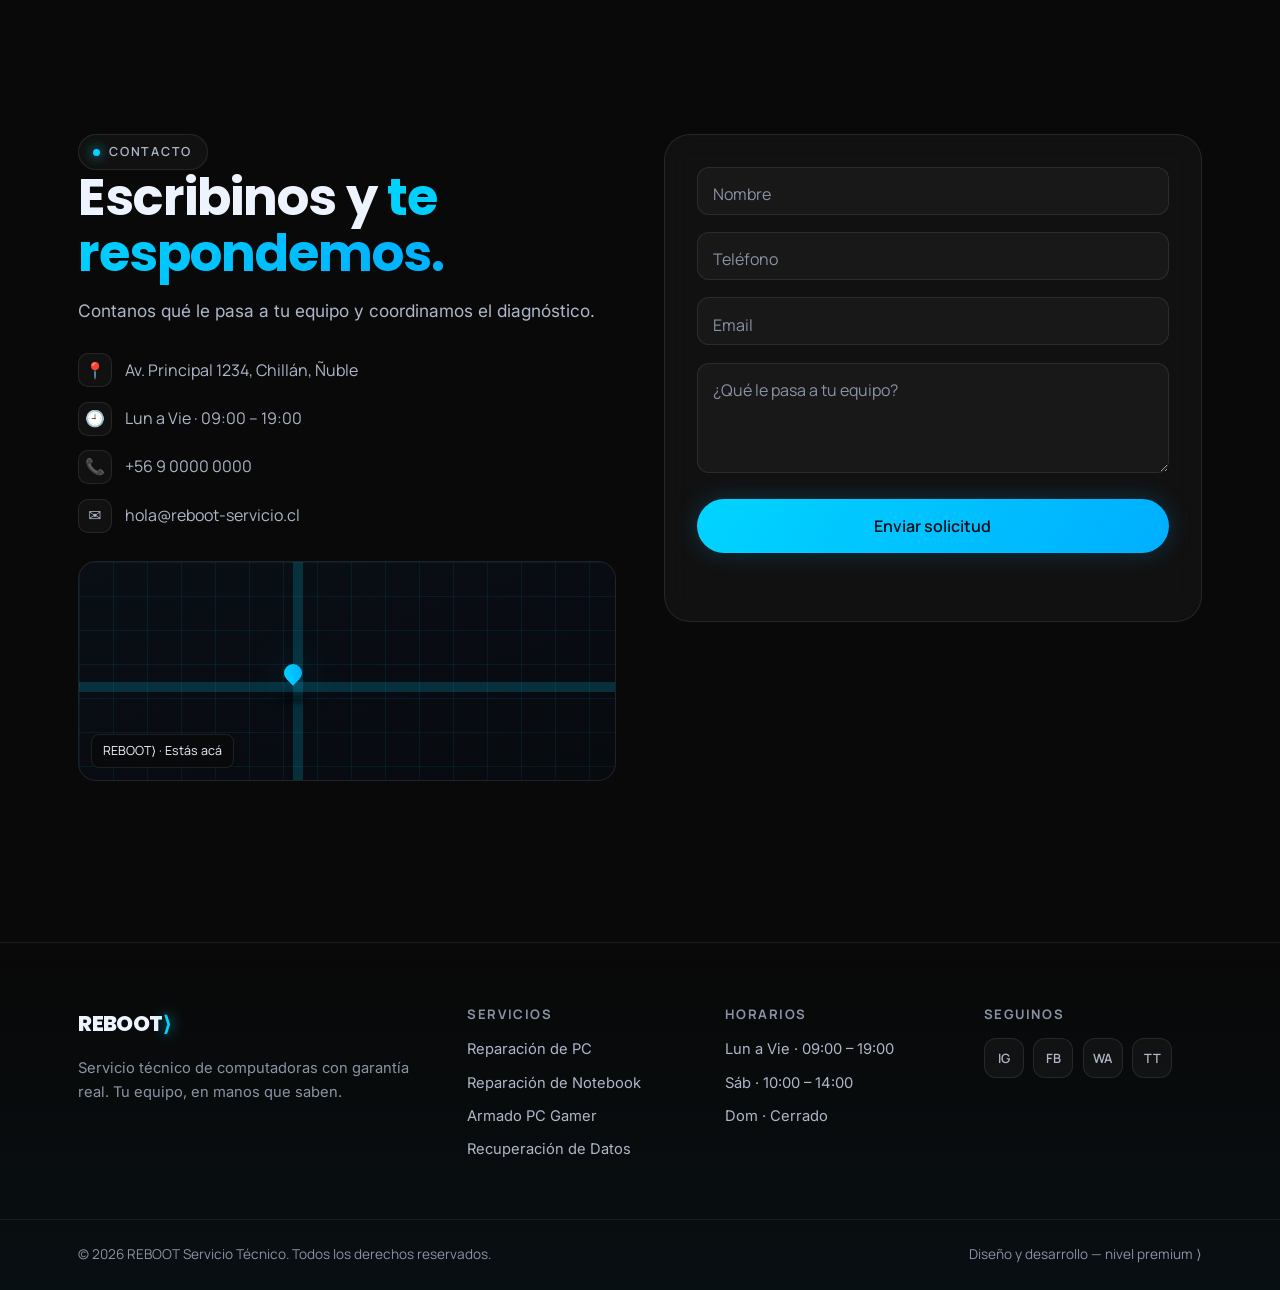
<file: preview.html>
<!DOCTYPE html>
<html lang="es">
<head>
  <!-- ============================================================
       META BÁSICOS
  ============================================================ -->
  <meta charset="UTF-8" />
  <meta name="viewport" content="width=device-width, initial-scale=1.0" />
  <title>REBOOT⟩ Servicio Técnico de Computadoras | Reparación de PC y Notebooks</title>

  <!-- ============================================================
       SEO
  ============================================================ -->
  <meta name="description" content="Servicio técnico premium de computadoras: reparamos, optimizamos y damos mantenimiento a notebooks y PC con garantía. Diagnóstico sin compromiso y atención en 24 hs." />
  <meta name="keywords" content="servicio técnico, reparación de computadoras, reparación notebook, armado pc gamer, recuperación de datos, optimización windows, eliminación de virus" />
  <meta name="author" content="REBOOT Servicio Técnico" />
  <meta name="theme-color" content="#090909" />
  <link rel="canonical" href="https://reboot-servicio.cl/" />

  <!-- Open Graph -->
  <meta property="og:type" content="website" />
  <meta property="og:title" content="REBOOT⟩ Servicio Técnico de Computadoras" />
  <meta property="og:description" content="Reparamos, optimizamos y damos mantenimiento a notebooks y PC con garantía. Diagnóstico sin compromiso." />
  <meta property="og:locale" content="es_CL" />
  <meta property="og:url" content="https://reboot-servicio.cl/" />
  <meta property="og:image" content="https://reboot-servicio.cl/og-image.jpg" />

  <!-- Twitter Card -->
  <meta name="twitter:card" content="summary_large_image" />
  <meta name="twitter:title" content="REBOOT⟩ Servicio Técnico de Computadoras" />
  <meta name="twitter:description" content="Tu computadora como nueva. Diagnóstico sin compromiso y garantía en cada reparación." />

  <!-- ============================================================
       TIPOGRAFÍAS (Poppins display · Inter body · Manrope datos)
  ============================================================ -->
  <link rel="preconnect" href="https://fonts.googleapis.com" />
  <link rel="preconnect" href="https://fonts.gstatic.com" crossorigin />
  <link href="https://fonts.googleapis.com/css2?family=Poppins:wght@500;600;700;800&family=Inter:wght@400;500;600&family=Manrope:wght@500;600;700&display=swap" rel="stylesheet" />

  <style>
/* ============================================================
   REBOOT⟩ — Servicio Técnico · Hoja de estilos
   Estructura:
   1. Tokens / variables
   2. Reset y base
   3. Utilidades (contenedor, botones, eyebrow, glass)
   4. Fondo global (aurora, grilla, partículas, cursor)
   5. Navbar
   6. Hero + laptop 3D
   7. Secciones (servicios, nosotros, proceso, stats...)
   8. Testimonios / galería / FAQ / CTA / contacto / footer
   9. Animaciones de reveal
   10. Responsive
   11. Accesibilidad (focus + reduced motion)
============================================================ */

/* ============================================================
   1. TOKENS
============================================================ */
:root {
  /* Paleta */
  --negro:      #090909;
  --negro-2:    #0b0d12;
  --panel:      #0e1118;
  --azul:       #00afff;   /* azul eléctrico */
  --celeste:    #00d4ff;   /* celeste */
  --blanco:     #eef4ff;
  --gris:       #8a93a6;   /* texto secundario */
  --gris-2:     #aeb7c9;

  /* Vidrio / bordes */
  --glass:        rgba(255, 255, 255, 0.035);
  --glass-strong: rgba(255, 255, 255, 0.06);
  --stroke:       rgba(255, 255, 255, 0.09);
  --stroke-soft:  rgba(255, 255, 255, 0.06);

  /* Degradado de marca */
  --grad: linear-gradient(120deg, var(--celeste), var(--azul));
  --grad-soft: linear-gradient(120deg, rgba(0,212,255,.16), rgba(0,175,255,.16));

  /* Glows / sombras */
  --glow:      0 0 40px rgba(0, 175, 255, 0.35);
  --glow-soft: 0 0 24px rgba(0, 175, 255, 0.22);
  --shadow:    0 30px 60px -20px rgba(0, 0, 0, 0.7);

  /* Tipografías */
  --font-display: "Poppins", system-ui, sans-serif;
  --font-body:    "Inter", system-ui, sans-serif;
  --font-data:    "Manrope", system-ui, sans-serif;

  /* Radios */
  --r-sm: 12px;
  --r:    18px;
  --r-lg: 26px;

  /* Layout */
  --maxw: 1200px;
  --gutter: clamp(1.2rem, 4vw, 2.4rem);

  /* Transiciones */
  --ease: cubic-bezier(0.22, 1, 0.36, 1);
}

/* ============================================================
   2. RESET Y BASE
============================================================ */
*, *::before, *::after { box-sizing: border-box; margin: 0; padding: 0; }

html { scroll-behavior: smooth; -webkit-text-size-adjust: 100%; }

body {
  font-family: var(--font-body);
  background: var(--negro);
  color: var(--blanco);
  line-height: 1.6;
  overflow-x: hidden;
  min-height: 100vh;
  cursor: none;            /* usamos cursor propio */
}

img, svg, canvas { display: block; max-width: 100%; }
a { color: inherit; text-decoration: none; }
ul, ol { list-style: none; }
button { font-family: inherit; cursor: none; border: none; background: none; color: inherit; }
input, textarea { font-family: inherit; }

h1, h2, h3, h4 { font-family: var(--font-display); line-height: 1.08; font-weight: 700; letter-spacing: -0.02em; }

::selection { background: rgba(0, 175, 255, 0.35); color: #fff; }

/* ============================================================
   3. UTILIDADES
============================================================ */
.container { width: 100%; max-width: var(--maxw); margin-inline: auto; padding-inline: var(--gutter); }
.container--narrow { max-width: 780px; }

.grad {
  background: var(--grad);
  -webkit-background-clip: text;
  background-clip: text;
  color: transparent;
}

/* Eyebrow (etiqueta pequeña arriba de los títulos) */
.eyebrow {
  display: inline-flex; align-items: center; gap: .55rem;
  font-family: var(--font-data);
  font-size: .78rem; font-weight: 600;
  letter-spacing: .14em; text-transform: uppercase;
  color: var(--gris-2);
  padding: .45rem .9rem;
  border: 1px solid var(--stroke);
  border-radius: 100px;
  background: var(--glass);
  backdrop-filter: blur(8px);
}
.eyebrow__dot {
  width: 7px; height: 7px; border-radius: 50%;
  background: var(--celeste);
  box-shadow: 0 0 12px var(--celeste);
  animation: pulse 2s infinite;
}
@keyframes pulse { 0%,100% { opacity: 1 } 50% { opacity: .35 } }

/* Botones */
.btn {
  --btn-py: .85rem; --btn-px: 1.5rem;
  display: inline-flex; align-items: center; justify-content: center; gap: .5rem;
  font-family: var(--font-data); font-weight: 600; font-size: .95rem;
  padding: var(--btn-py) var(--btn-px);
  border-radius: 100px;
  position: relative;
  transition: transform .35s var(--ease), box-shadow .35s var(--ease), background .35s var(--ease);
  will-change: transform;
}
.btn--sm { --btn-py: .6rem; --btn-px: 1.1rem; font-size: .85rem; }
.btn--lg { --btn-py: 1rem; --btn-px: 1.9rem; font-size: 1rem; }
.btn--xl { --btn-py: 1.15rem; --btn-px: 2.4rem; font-size: 1.1rem; }
.btn--block { width: 100%; }

.btn--primary {
  background: var(--grad);
  color: #001018;
  box-shadow: var(--glow-soft);
}
.btn--primary:hover { transform: translateY(-3px); box-shadow: var(--glow); }

.btn--ghost {
  background: var(--glass);
  border: 1px solid var(--stroke);
  color: var(--blanco);
  backdrop-filter: blur(10px);
}
.btn--ghost:hover { transform: translateY(-3px); border-color: rgba(0,212,255,.5); box-shadow: var(--glow-soft); }

/* ============================================================
   4. FONDO GLOBAL · aurora + grilla + partículas + cursor
============================================================ */
.bg-fx { position: fixed; inset: 0; z-index: -1; overflow: hidden; background: var(--negro); }

/* Efecto Aurora: manchas de color difuminadas que respiran */
.aurora {
  position: absolute;
  border-radius: 50%;
  filter: blur(90px);
  opacity: .55;
  will-change: transform;
}
.aurora--1 { width: 55vw; height: 55vw; top: -18%; left: -10%;
  background: radial-gradient(circle, rgba(0,175,255,.55), transparent 65%); animation: drift1 22s ease-in-out infinite; }
.aurora--2 { width: 45vw; height: 45vw; top: 30%; right: -12%;
  background: radial-gradient(circle, rgba(0,212,255,.45), transparent 65%); animation: drift2 26s ease-in-out infinite; }
.aurora--3 { width: 40vw; height: 40vw; bottom: -15%; left: 25%;
  background: radial-gradient(circle, rgba(80,120,255,.35), transparent 65%); animation: drift3 30s ease-in-out infinite; }

@keyframes drift1 { 0%,100% { transform: translate(0,0) scale(1) } 50% { transform: translate(6%, 8%) scale(1.12) } }
@keyframes drift2 { 0%,100% { transform: translate(0,0) scale(1) } 50% { transform: translate(-8%, -6%) scale(1.1) } }
@keyframes drift3 { 0%,100% { transform: translate(0,0) scale(1) } 50% { transform: translate(4%, -10%) scale(1.15) } }

/* Grilla técnica sutil */
.grid-overlay {
  position: absolute; inset: 0;
  background-image:
    linear-gradient(rgba(255,255,255,.025) 1px, transparent 1px),
    linear-gradient(90deg, rgba(255,255,255,.025) 1px, transparent 1px);
  background-size: 64px 64px;
  mask-image: radial-gradient(ellipse at 50% 0%, #000 40%, transparent 85%);
}

#particles { position: absolute; inset: 0; width: 100%; height: 100%; }

/* Cursor propio */
.cursor-dot, .cursor-glow { position: fixed; top: 0; left: 0; border-radius: 50%; pointer-events: none; z-index: 9999; transform: translate(-50%, -50%); }
.cursor-dot { width: 7px; height: 7px; background: var(--celeste); box-shadow: 0 0 10px var(--celeste); }
.cursor-glow {
  width: 34px; height: 34px;
  border: 1px solid rgba(0,212,255,.5);
  transition: transform .18s var(--ease), width .25s var(--ease), height .25s var(--ease), background .25s var(--ease);
}
.cursor-glow.is-hover { width: 60px; height: 60px; background: rgba(0,212,255,.08); border-color: rgba(0,212,255,.8); }

/* Barra de progreso de scroll */
.scroll-progress {
  position: fixed; top: 0; left: 0; height: 3px; width: 0%;
  background: var(--grad); z-index: 200; box-shadow: var(--glow-soft);
}

/* ============================================================
   5. NAVBAR
============================================================ */
.nav {
  position: fixed; top: 0; left: 0; right: 0; z-index: 100;
  padding: 1rem 0;
  transition: padding .35s var(--ease), background .35s var(--ease), border-color .35s var(--ease);
  border-bottom: 1px solid transparent;
}
.nav.is-scrolled {
  padding: .55rem 0;
  background: rgba(9, 9, 9, 0.6);
  backdrop-filter: blur(16px);
  border-bottom: 1px solid var(--stroke-soft);
}
.nav__inner { display: flex; align-items: center; justify-content: space-between; gap: 1.5rem; }

.brand { display: inline-flex; align-items: baseline; font-family: var(--font-display); font-weight: 800; font-size: 1.35rem; letter-spacing: -.03em; }
.brand__mark { color: var(--blanco); }
.brand__chevron { color: var(--celeste); text-shadow: 0 0 14px var(--celeste); }

.nav__links { display: flex; gap: 2rem; }
.nav__links a {
  font-family: var(--font-data); font-weight: 500; font-size: .92rem; color: var(--gris-2);
  position: relative; transition: color .3s var(--ease);
}
.nav__links a::after {
  content: ""; position: absolute; left: 0; bottom: -6px; height: 2px; width: 0;
  background: var(--grad); transition: width .3s var(--ease);
}
.nav__links a:hover { color: var(--blanco); }
.nav__links a:hover::after { width: 100%; }

/* Burger (móvil) */
.nav__burger { display: none; flex-direction: column; gap: 5px; padding: 8px; }
.nav__burger span { width: 24px; height: 2px; background: var(--blanco); border-radius: 2px; transition: transform .3s var(--ease), opacity .3s var(--ease); }
.nav__burger.is-open span:nth-child(1) { transform: translateY(7px) rotate(45deg); }
.nav__burger.is-open span:nth-child(2) { opacity: 0; }
.nav__burger.is-open span:nth-child(3) { transform: translateY(-7px) rotate(-45deg); }

.nav__mobile {
  display: none; flex-direction: column; gap: 1rem;
  padding: 1.5rem var(--gutter) 2rem;
  background: rgba(9,9,9,.9); backdrop-filter: blur(18px);
  border-bottom: 1px solid var(--stroke-soft);
}
.nav__mobile.is-open { display: flex; }
.nav__mobile a { font-family: var(--font-data); font-weight: 500; color: var(--gris-2); }
.nav__mobile a.btn { color: #001018; }

/* ============================================================
   6. HERO
============================================================ */
.hero { position: relative; min-height: 100vh; display: flex; align-items: center; padding: 8rem 0 4rem; }
.hero__inner {
  display: grid; grid-template-columns: 1.05fr 1fr; gap: 3rem; align-items: center;
}
.hero__title { font-size: clamp(2.7rem, 7vw, 5.2rem); font-weight: 800; margin: 1.4rem 0 1.2rem; }
.hero__sub { font-size: clamp(1rem, 1.6vw, 1.18rem); color: var(--gris-2); max-width: 32rem; }
.hero__actions { display: flex; flex-wrap: wrap; gap: 1rem; margin: 2rem 0 2.4rem; }
.hero__trust { display: flex; flex-wrap: wrap; gap: 2rem; font-family: var(--font-data); color: var(--gris); font-size: .92rem; }
.hero__trust strong { display: block; font-size: 1.35rem; color: var(--blanco); font-weight: 700; }

.hero__scroll {
  position: absolute; left: 50%; bottom: 2rem; transform: translateX(-50%);
  font-family: var(--font-data); font-size: .78rem; letter-spacing: .12em; text-transform: uppercase; color: var(--gris);
  display: flex; align-items: center; gap: .6rem;
}
.hero__scroll span {
  width: 22px; height: 34px; border: 1px solid var(--stroke); border-radius: 100px; position: relative;
}
.hero__scroll span::after {
  content: ""; position: absolute; left: 50%; top: 7px; transform: translateX(-50%);
  width: 4px; height: 6px; border-radius: 4px; background: var(--celeste);
  animation: scrollDot 1.8s infinite;
}
@keyframes scrollDot { 0% { opacity: 0; top: 6px } 40% { opacity: 1 } 80% { opacity: 0; top: 18px } 100% { opacity: 0 } }

/* --- Escenario del laptop 3D --- */
.hero__stage { position: relative; display: grid; place-items: center; perspective: 1200px; min-height: 380px; }
.glow-orb {
  position: absolute; width: 70%; aspect-ratio: 1; border-radius: 50%;
  background: radial-gradient(circle, rgba(0,175,255,.35), transparent 60%);
  filter: blur(40px); animation: pulse 4s ease-in-out infinite;
}
.laptop {
  position: relative; width: min(440px, 90%); transform-style: preserve-3d;
  transform: rotateX(12deg) rotateY(-14deg); transition: transform .2s var(--ease);
  animation: floaty 6s ease-in-out infinite;
}
@keyframes floaty { 0%,100% { translate: 0 0 } 50% { translate: 0 -14px } }

.laptop__screen {
  position: relative; aspect-ratio: 16/10; border-radius: 14px 14px 4px 4px;
  background: linear-gradient(160deg, #10151f, #05070c);
  border: 1px solid var(--stroke); overflow: hidden;
  box-shadow: var(--shadow), inset 0 0 0 3px rgba(0,0,0,.6);
}
.screen__scan {
  position: absolute; inset: 0; z-index: 3;
  background: linear-gradient(180deg, transparent, rgba(0,212,255,.14), transparent);
  height: 40%; animation: scan 3.4s linear infinite;
}
@keyframes scan { 0% { transform: translateY(-120%) } 100% { transform: translateY(320%) } }
.screen__glare {
  position: absolute; inset: 0; z-index: 4; pointer-events: none;
  background: linear-gradient(120deg, rgba(255,255,255,.08) 0%, transparent 40%);
}
.screen__ui { position: absolute; inset: 0; z-index: 2; padding: 12px 14px; font-family: var(--font-data); }
.ui__topbar { display: flex; align-items: center; gap: 6px; margin-bottom: 14px; }
.ui__dot { width: 8px; height: 8px; border-radius: 50%; background: rgba(255,255,255,.25); }
.ui__dot:first-child { background: var(--celeste); box-shadow: 0 0 8px var(--celeste); }
.ui__title { margin-left: auto; font-size: .62rem; color: var(--gris); letter-spacing: .08em; }
.ui__row { display: grid; grid-template-columns: 44px 1fr; align-items: center; gap: 8px; margin-bottom: 10px; font-size: .62rem; color: var(--gris-2); }
.ui__row i {
  height: 6px; border-radius: 100px; background: rgba(255,255,255,.08); position: relative; overflow: hidden;
}
.ui__row i::after {
  content: ""; position: absolute; inset: 0; width: var(--w); border-radius: 100px;
  background: var(--grad); box-shadow: var(--glow-soft);
  animation: fillBar 2s var(--ease) forwards;
}
@keyframes fillBar { from { width: 0 } }
.ui__status { margin-top: 12px; font-size: .64rem; color: var(--celeste); font-weight: 600; }

.laptop__base {
  position: relative; height: 16px; margin-top: 2px;
  background: linear-gradient(180deg, #1a2230, #0a0d13);
  border-radius: 3px 3px 12px 12px; border: 1px solid var(--stroke); border-top: none;
  transform: rotateX(72deg); transform-origin: top; box-shadow: 0 30px 40px -10px rgba(0,0,0,.8);
}
.base__notch { position: absolute; top: 0; left: 50%; transform: translateX(-50%); width: 70px; height: 4px; border-radius: 0 0 6px 6px; background: rgba(0,0,0,.5); }

.chip {
  position: absolute; z-index: 5;
  font-family: var(--font-data); font-size: .82rem; font-weight: 600;
  padding: .55rem .9rem; border-radius: 100px;
  background: var(--glass-strong); border: 1px solid var(--stroke);
  backdrop-filter: blur(12px); box-shadow: var(--glow-soft);
  animation: floaty 5s ease-in-out infinite;
}
.chip--1 { top: 8%; right: -4%; animation-delay: .6s; }
.chip--2 { bottom: 10%; left: -6%; animation-delay: 1.4s; }

/* ============================================================
   7. SECCIONES BASE
============================================================ */
.section { padding: clamp(5rem, 10vw, 8rem) 0; position: relative; }
.section--tight { padding: clamp(3.5rem, 7vw, 5.5rem) 0; }

.section__head { max-width: 720px; margin-bottom: 3.5rem; }
.section__head .eyebrow { margin-bottom: 1.2rem; }
.section__title { font-size: clamp(2rem, 4.5vw, 3.2rem); font-weight: 700; }
.section__lead { margin-top: 1rem; color: var(--gris-2); font-size: 1.08rem; max-width: 40rem; }

/* Superficie de vidrio reutilizable */
.glass, .card, .reason, .quote, .faq__item, .cta__card, .contact__form, .stat {
  background: var(--glass);
  border: 1px solid var(--stroke);
  backdrop-filter: blur(14px);
}

/* --- SERVICIOS (cards) --- */
.cards { display: grid; grid-template-columns: repeat(4, 1fr); gap: 1.2rem; }
.card {
  padding: 1.8rem 1.5rem; border-radius: var(--r);
  transition: transform .3s var(--ease), border-color .3s var(--ease), box-shadow .3s var(--ease), background .3s var(--ease);
  position: relative; overflow: hidden; transform-style: preserve-3d;
}
.card::before {
  content: ""; position: absolute; inset: 0; opacity: 0; transition: opacity .3s var(--ease);
  background: radial-gradient(400px circle at var(--mx, 50%) var(--my, 50%), rgba(0,212,255,.12), transparent 60%);
}
.card:hover { border-color: rgba(0,212,255,.4); box-shadow: var(--glow-soft); background: var(--glass-strong); }
.card:hover::before { opacity: 1; }
.card__icon {
  width: 52px; height: 52px; display: grid; place-items: center; font-size: 1.5rem;
  border-radius: 14px; margin-bottom: 1.1rem;
  background: var(--grad-soft); border: 1px solid var(--stroke);
  box-shadow: var(--glow-soft);
}
.card h3 { font-size: 1.12rem; margin-bottom: .5rem; }
.card p { color: var(--gris); font-size: .93rem; }

/* --- POR QUÉ ELEGIRNOS --- */
.reasons { display: grid; grid-template-columns: repeat(3, 1fr); gap: 1.2rem; }
.reason { padding: 1.8rem; border-radius: var(--r); transition: transform .3s var(--ease), border-color .3s var(--ease); }
.reason:hover { transform: translateY(-6px); border-color: rgba(0,212,255,.35); }
.reason__ic { font-size: 1.6rem; display: inline-block; margin-bottom: .9rem; }
.reason h3 { font-size: 1.08rem; margin-bottom: .4rem; }
.reason p { color: var(--gris); font-size: .93rem; }

/* --- PROCESO (timeline) --- */
.timeline { display: grid; grid-template-columns: repeat(4, 1fr); gap: 1.2rem; position: relative; }
.timeline::before {
  content: ""; position: absolute; top: 26px; left: 8%; right: 8%; height: 2px;
  background: linear-gradient(90deg, transparent, rgba(0,212,255,.5), transparent);
}
.step { position: relative; padding-top: 4.2rem; }
.step__num {
  position: absolute; top: 0; left: 0;
  width: 54px; height: 54px; display: grid; place-items: center;
  font-family: var(--font-display); font-weight: 800; font-size: 1.15rem;
  border-radius: 50%; background: var(--negro-2); border: 1px solid rgba(0,212,255,.4);
  color: var(--celeste); box-shadow: var(--glow-soft);
}
.step__body h3 { font-size: 1.15rem; margin-bottom: .4rem; }
.step__body p { color: var(--gris); font-size: .93rem; }

/* --- CONTADORES --- */
.stats { display: grid; grid-template-columns: repeat(4, 1fr); gap: 1.2rem; border-radius: var(--r-lg); }
.stat { padding: 2rem 1.5rem; border-radius: var(--r); text-align: center; }
.stat__num { display: block; font-family: var(--font-display); font-weight: 800; font-size: clamp(2rem, 4vw, 3rem); background: var(--grad); -webkit-background-clip: text; background-clip: text; color: transparent; }
.stat__label { color: var(--gris-2); font-family: var(--font-data); font-size: .9rem; }

/* ============================================================
   8. TESTIMONIOS / GALERÍA / FAQ / CTA / CONTACTO / FOOTER
============================================================ */

/* --- TESTIMONIOS (slider) --- */
.slider { overflow: hidden; position: relative; }
.slider__track { display: flex; transition: transform .6s var(--ease); }
.quote {
  min-width: 100%; padding: 2.4rem; border-radius: var(--r-lg);
}
@media (min-width: 860px) { .quote { min-width: 50%; } }
.quote__stars { color: var(--celeste); letter-spacing: 2px; margin-bottom: 1rem; }
.quote blockquote { font-size: 1.1rem; color: var(--blanco); font-weight: 500; line-height: 1.5; }
.quote figcaption { margin-top: 1.4rem; display: flex; align-items: center; gap: .8rem; color: var(--gris-2); font-family: var(--font-data); font-size: .9rem; }
.quote__av {
  width: 40px; height: 40px; display: grid; place-items: center; border-radius: 50%;
  background: var(--grad); color: #001018; font-weight: 700; font-size: .85rem;
}
.slider__dots { display: flex; justify-content: center; gap: .6rem; margin-top: 1.8rem; }
.slider__dots button {
  width: 9px; height: 9px; border-radius: 50%; background: rgba(255,255,255,.2); transition: all .3s var(--ease);
}
.slider__dots button.is-active { width: 26px; border-radius: 100px; background: var(--grad); box-shadow: var(--glow-soft); }

/* --- GALERÍA antes/después --- */
.gallery { display: grid; grid-template-columns: repeat(3, 1fr); gap: 1.2rem; }
.ba {
  position: relative; aspect-ratio: 4/3; border-radius: var(--r); overflow: hidden;
  border: 1px solid var(--stroke); cursor: none;
}
.ba__face {
  position: absolute; inset: 0; display: flex; flex-direction: column; justify-content: flex-end;
  padding: 1.4rem; transition: opacity .5s var(--ease), transform .6s var(--ease);
}
.ba__face span { font-family: var(--font-display); font-weight: 700; font-size: 1.2rem; }
.ba__face small { color: rgba(255,255,255,.75); font-family: var(--font-data); }
.ba__before { background: linear-gradient(160deg, #2a1414, #0a0708); }
.ba__before span { color: #ff8a8a; }
.ba__after { background: linear-gradient(160deg, #06222e, #05121a); opacity: 0; transform: scale(1.06); }
.ba__after span { color: var(--celeste); }
.ba:hover .ba__after, .ba:focus-within .ba__after { opacity: 1; transform: scale(1); }
.ba:hover .ba__before { opacity: 0; }

/* --- FAQ (acordeón) --- */
.faq { display: flex; flex-direction: column; gap: .9rem; }
.faq__item { border-radius: var(--r); overflow: hidden; }
.faq__q {
  width: 100%; text-align: left; display: flex; align-items: center; justify-content: space-between; gap: 1rem;
  padding: 1.3rem 1.5rem; font-family: var(--font-display); font-weight: 600; font-size: 1.02rem; color: var(--blanco);
}
.faq__ic { position: relative; width: 18px; height: 18px; flex-shrink: 0; }
.faq__ic::before, .faq__ic::after { content: ""; position: absolute; background: var(--celeste); border-radius: 2px; transition: transform .3s var(--ease); }
.faq__ic::before { top: 8px; left: 0; width: 18px; height: 2px; }
.faq__ic::after { left: 8px; top: 0; width: 2px; height: 18px; }
.faq__q[aria-expanded="true"] .faq__ic::after { transform: scaleY(0); }
.faq__a { max-height: 0; overflow: hidden; transition: max-height .4s var(--ease); }
.faq__a p { padding: 0 1.5rem 1.4rem; color: var(--gris-2); }

/* --- CTA FINAL --- */
.cta { padding: clamp(2rem, 6vw, 4rem) 0; }
.cta__card {
  position: relative; overflow: hidden; text-align: center;
  padding: clamp(3rem, 8vw, 5.5rem) var(--gutter); border-radius: var(--r-lg);
  border: 1px solid rgba(0,212,255,.25);
}
.cta__glow {
  position: absolute; top: -40%; left: 50%; transform: translateX(-50%);
  width: 80%; aspect-ratio: 2/1; border-radius: 50%;
  background: radial-gradient(circle, rgba(0,175,255,.4), transparent 65%); filter: blur(50px);
}
.cta__title { position: relative; font-size: clamp(1.8rem, 5vw, 3.2rem); margin-bottom: 1rem; }
.cta__sub { position: relative; color: var(--gris-2); font-size: 1.1rem; margin-bottom: 2.2rem; }
.cta__card .btn { position: relative; }

/* --- CONTACTO --- */
.contact { display: grid; grid-template-columns: 1fr 1fr; gap: 3rem; align-items: start; }
.contact__list { margin: 1.8rem 0; display: flex; flex-direction: column; gap: .9rem; font-family: var(--font-data); color: var(--gris-2); }
.contact__list li { display: flex; align-items: center; gap: .8rem; }
.contact__list span { width: 34px; height: 34px; display: grid; place-items: center; border-radius: 10px; background: var(--glass); border: 1px solid var(--stroke); }

/* Mapa ilustrado */
.map { position: relative; height: 220px; margin-top: 1.5rem; border-radius: var(--r); overflow: hidden; border: 1px solid var(--stroke); background: linear-gradient(160deg, #0a0f16, #070a0f); }
.map__grid { position: absolute; inset: 0; background-image: linear-gradient(rgba(0,212,255,.08) 1px, transparent 1px), linear-gradient(90deg, rgba(0,212,255,.08) 1px, transparent 1px); background-size: 34px 34px; }
.map__road { position: absolute; background: rgba(0,212,255,.18); }
.map__road--h { left: 0; right: 0; top: 55%; height: 10px; }
.map__road--v { top: 0; bottom: 0; left: 40%; width: 10px; }
.map__pin { position: absolute; top: 55%; left: 40%; transform: translate(-50%, -100%); }
.map__pin span { position: relative; width: 18px; height: 18px; display: block; border-radius: 50% 50% 50% 0; transform: rotate(-45deg); background: var(--grad); box-shadow: var(--glow); }
.map__pin::after { content: ""; position: absolute; bottom: -22px; left: 50%; transform: translateX(-50%); width: 30px; height: 10px; border-radius: 50%; background: rgba(0,0,0,.5); filter: blur(3px); }
.map__tag { position: absolute; bottom: 12px; left: 12px; font-family: var(--font-data); font-size: .78rem; padding: .4rem .7rem; border-radius: 8px; background: rgba(9,9,9,.7); border: 1px solid var(--stroke); backdrop-filter: blur(6px); }

/* Formulario */
.contact__form { padding: 2rem; border-radius: var(--r-lg); display: flex; flex-direction: column; gap: 1.1rem; }
.field { position: relative; }
.field input, .field textarea {
  width: 100%; padding: 1.1rem 1rem .5rem; font-size: 1rem; color: var(--blanco);
  background: rgba(255,255,255,.03); border: 1px solid var(--stroke); border-radius: var(--r-sm);
  transition: border-color .3s var(--ease), box-shadow .3s var(--ease); resize: vertical;
}
.field textarea { padding-top: 1.3rem; }
.field label {
  position: absolute; left: 1rem; top: .95rem; color: var(--gris); font-size: 1rem; pointer-events: none;
  transition: transform .25s var(--ease), color .25s var(--ease), font-size .25s var(--ease);
  font-family: var(--font-data);
}
.field input:focus, .field textarea:focus { outline: none; border-color: rgba(0,212,255,.6); box-shadow: var(--glow-soft); }
.field input:focus + label, .field input:not(:placeholder-shown) + label,
.field textarea:focus + label, .field textarea:not(:placeholder-shown) + label {
  transform: translateY(-12px); font-size: .72rem; color: var(--celeste);
}
.field input.is-invalid, .field textarea.is-invalid { border-color: #ff6b6b; }
.form__note { font-family: var(--font-data); font-size: .9rem; min-height: 1.2rem; }
.form__note.is-ok { color: var(--celeste); }
.form__note.is-err { color: #ff8a8a; }

/* --- FOOTER --- */
.footer { border-top: 1px solid var(--stroke-soft); padding-top: 4rem; margin-top: 2rem; background: linear-gradient(180deg, transparent, rgba(0,175,255,.04)); }
.footer__inner { display: grid; grid-template-columns: 1.6fr 1fr 1fr 1fr; gap: 2.5rem; padding-bottom: 3rem; }
.footer__brand p { color: var(--gris); margin-top: 1rem; max-width: 22rem; font-size: .92rem; }
.footer__col h4 { font-family: var(--font-data); font-size: .82rem; text-transform: uppercase; letter-spacing: .12em; color: var(--gris); margin-bottom: 1.1rem; }
.footer__col a, .footer__col p { display: block; color: var(--gris-2); font-size: .92rem; margin-bottom: .6rem; transition: color .3s var(--ease); }
.footer__col a:hover { color: var(--celeste); }
.footer__social { display: flex; gap: .6rem; }
.footer__social a { width: 40px; height: 40px; display: grid; place-items: center; border-radius: 12px; background: var(--glass); border: 1px solid var(--stroke); font-family: var(--font-data); font-weight: 600; font-size: .8rem; margin: 0; }
.footer__social a:hover { border-color: rgba(0,212,255,.5); box-shadow: var(--glow-soft); color: var(--celeste); }
.footer__bottom { border-top: 1px solid var(--stroke-soft); padding: 1.5rem 0; }
.footer__bottom-inner { display: flex; justify-content: space-between; gap: 1rem; flex-wrap: wrap; color: var(--gris); font-family: var(--font-data); font-size: .85rem; }

/* WhatsApp flotante */
.wsp {
  position: fixed; right: 1.4rem; bottom: 1.4rem; z-index: 120;
  width: 58px; height: 58px; display: grid; place-items: center; border-radius: 50%;
  background: linear-gradient(135deg, #25d366, #128c50); color: #fff;
  box-shadow: 0 12px 30px rgba(18,140,80,.5); animation: floaty 4s ease-in-out infinite;
  transition: transform .3s var(--ease);
}
.wsp::after { content: ""; position: absolute; inset: -6px; border-radius: 50%; border: 2px solid rgba(37,211,102,.4); animation: ring 2.4s ease-out infinite; }
@keyframes ring { 0% { transform: scale(.9); opacity: .8 } 100% { transform: scale(1.5); opacity: 0 } }
.wsp:hover { transform: scale(1.1); }

/* ============================================================
   9. ANIMACIONES DE REVEAL (scroll)
============================================================ */
.reveal { opacity: 0; transform: translateY(28px); transition: opacity .8s var(--ease), transform .8s var(--ease); will-change: opacity, transform; }
.reveal.is-visible { opacity: 1; transform: none; }

/* ============================================================
   10. RESPONSIVE (mobile-first ajustes)
============================================================ */
@media (max-width: 1024px) {
  .cards { grid-template-columns: repeat(2, 1fr); }
  .reasons { grid-template-columns: repeat(2, 1fr); }
  .footer__inner { grid-template-columns: 1fr 1fr; }
}

@media (max-width: 860px) {
  .nav__links { display: none; }
  .nav > .container .btn { display: none; }
  .nav__burger { display: flex; }
  .hero__inner { grid-template-columns: 1fr; gap: 4rem; }
  .hero__stage { order: -1; min-height: 300px; }
  .timeline { grid-template-columns: 1fr 1fr; row-gap: 2.5rem; }
  .timeline::before { display: none; }
  .stats { grid-template-columns: 1fr 1fr; }
  .gallery { grid-template-columns: 1fr; }
  .contact { grid-template-columns: 1fr; }
}

@media (max-width: 520px) {
  body { cursor: auto; }               /* en touch, cursor nativo */
  .cursor-dot, .cursor-glow { display: none; }
  .cards { grid-template-columns: 1fr; }
  .reasons { grid-template-columns: 1fr; }
  .timeline { grid-template-columns: 1fr; }
  .stats { grid-template-columns: 1fr 1fr; }
  .footer__inner { grid-template-columns: 1fr; gap: 2rem; }
  .footer__bottom-inner { flex-direction: column; }
  .hero__trust { gap: 1.2rem; }
  .chip { display: none; }
}

/* ============================================================
   11. ACCESIBILIDAD
============================================================ */
:focus-visible { outline: 2px solid var(--celeste); outline-offset: 3px; border-radius: 4px; }

@media (prefers-reduced-motion: reduce) {
  * { animation: none !important; transition-duration: .01ms !important; scroll-behavior: auto !important; }
  .reveal { opacity: 1; transform: none; }
  body { cursor: auto; }
  .cursor-dot, .cursor-glow { display: none; }
}

</style>

  <!-- ============================================================
       SCHEMA.ORG · LocalBusiness (datos estructurados)
  ============================================================ -->
  <script type="application/ld+json">
  {
    "@context": "https://schema.org",
    "@type": "LocalBusiness",
    "name": "REBOOT Servicio Técnico de Computadoras",
    "image": "https://reboot-servicio.cl/og-image.jpg",
    "description": "Reparación, optimización y mantenimiento de notebooks y PC con garantía.",
    "@id": "https://reboot-servicio.cl",
    "url": "https://reboot-servicio.cl",
    "telephone": "+56900000000",
    "priceRange": "$$",
    "address": {
      "@type": "PostalAddress",
      "streetAddress": "Av. Principal 1234",
      "addressLocality": "Chillán",
      "addressRegion": "Ñuble",
      "postalCode": "3800000",
      "addressCountry": "CL"
    },
    "openingHoursSpecification": [{
      "@type": "OpeningHoursSpecification",
      "dayOfWeek": ["Monday","Tuesday","Wednesday","Thursday","Friday"],
      "opens": "09:00",
      "closes": "19:00"
    }],
    "aggregateRating": {
      "@type": "AggregateRating",
      "ratingValue": "4.9",
      "reviewCount": "312"
    }
  }
  </script>
</head>

<body>

  <!-- ============================================================
       CURSOR INTERACTIVO (glow que sigue al mouse)
  ============================================================ -->
  <div class="cursor-dot" data-cursor-dot></div>
  <div class="cursor-glow" data-cursor-glow></div>

  <!-- ============================================================
       FONDO GLOBAL · Aurora + partículas (canvas) + grilla
  ============================================================ -->
  <div class="bg-fx" aria-hidden="true">
    <div class="aurora aurora--1"></div>
    <div class="aurora aurora--2"></div>
    <div class="aurora aurora--3"></div>
    <div class="grid-overlay"></div>
    <canvas id="particles"></canvas>
  </div>

  <!-- Barra de progreso de scroll -->
  <div class="scroll-progress" data-scroll-progress aria-hidden="true"></div>

  <!-- ============================================================
       NAVBAR · glass sticky
  ============================================================ -->
  <header class="nav" data-nav>
    <div class="container nav__inner">
      <a href="#hero" class="brand" aria-label="REBOOT inicio">
        <span class="brand__mark">REBOOT</span><span class="brand__chevron">⟩</span>
      </a>

      <nav class="nav__links" aria-label="Navegación principal">
        <a href="#servicios">Servicios</a>
        <a href="#nosotros">Por qué</a>
        <a href="#proceso">Proceso</a>
        <a href="#testimonios">Opiniones</a>
        <a href="#faq">FAQ</a>
      </nav>

      <a href="#contacto" class="btn btn--sm btn--primary">Solicitar diagnóstico</a>

      <button class="nav__burger" data-burger aria-label="Abrir menú" aria-expanded="false">
        <span></span><span></span><span></span>
      </button>
    </div>

    <!-- Menú móvil -->
    <div class="nav__mobile" data-mobile-menu>
      <a href="#servicios">Servicios</a>
      <a href="#nosotros">Por qué elegirnos</a>
      <a href="#proceso">Proceso</a>
      <a href="#testimonios">Opiniones</a>
      <a href="#faq">FAQ</a>
      <a href="#contacto" class="btn btn--primary">Solicitar diagnóstico</a>
    </div>
  </header>

  <main>

    <!-- ============================================================
         HERO
    ============================================================ -->
    <section class="hero" id="hero">
      <div class="container hero__inner">

        <div class="hero__copy">
          <span class="eyebrow reveal" data-reveal>
            <span class="eyebrow__dot"></span> Servicio técnico premium · Ñuble
          </span>

          <h1 class="hero__title reveal" data-reveal data-reveal-delay="80">
            Tu computadora<br /><span class="grad">como nueva.</span>
          </h1>

          <p class="hero__sub reveal" data-reveal data-reveal-delay="160">
            Reparamos, optimizamos y damos mantenimiento a notebooks y PC
            con garantía. Diagnóstico honesto, entrega rápida y respaldo real.
          </p>

          <div class="hero__actions reveal" data-reveal data-reveal-delay="240">
            <a href="#contacto" class="btn btn--primary btn--lg">
              Solicitar diagnóstico
              <svg width="18" height="18" viewBox="0 0 24 24" fill="none" aria-hidden="true"><path d="M5 12h14M13 6l6 6-6 6" stroke="currentColor" stroke-width="2" stroke-linecap="round" stroke-linejoin="round"/></svg>
            </a>
            <a href="#servicios" class="btn btn--ghost btn--lg">Ver servicios</a>
          </div>

          <ul class="hero__trust reveal" data-reveal data-reveal-delay="320">
            <li><strong>+2.500</strong> equipos reparados</li>
            <li><strong>10+</strong> años de experiencia</li>
            <li><strong>24 hs</strong> tiempo promedio</li>
          </ul>
        </div>

        <!-- PC 3D ilustrada con luces (CSS puro + SVG) -->
        <div class="hero__stage reveal" data-reveal data-reveal-delay="200" data-tilt>
          <div class="glow-orb"></div>

          <div class="laptop" data-tilt-inner>
            <!-- Pantalla -->
            <div class="laptop__screen">
              <div class="screen__scan"></div>
              <div class="screen__ui">
                <div class="ui__topbar">
                  <span class="ui__dot"></span><span class="ui__dot"></span><span class="ui__dot"></span>
                  <span class="ui__title">REBOOT · Diagnóstico</span>
                </div>
                <div class="ui__body">
                  <div class="ui__row"><span>CPU</span><i style="--w:92%"></i></div>
                  <div class="ui__row"><span>RAM</span><i style="--w:64%"></i></div>
                  <div class="ui__row"><span>Disco</span><i style="--w:38%"></i></div>
                  <div class="ui__row"><span>Temp</span><i style="--w:51%"></i></div>
                  <div class="ui__status">✓ Optimización completa</div>
                </div>
              </div>
              <div class="screen__glare"></div>
            </div>
            <!-- Base / teclado -->
            <div class="laptop__base">
              <div class="base__notch"></div>
            </div>
          </div>

          <!-- Chips flotantes -->
          <div class="chip chip--1">⚡ 98% Satisfacción</div>
          <div class="chip chip--2">🛡 Garantía incluida</div>
        </div>

      </div>

      <a href="#servicios" class="hero__scroll" aria-label="Bajar">
        <span></span> Desliza
      </a>
    </section>

    <!-- ============================================================
         SERVICIOS
    ============================================================ -->
    <section class="section" id="servicios">
      <div class="container">
        <header class="section__head reveal" data-reveal>
          <span class="eyebrow"><span class="eyebrow__dot"></span> Servicios</span>
          <h2 class="section__title">Todo lo que tu equipo necesita, <span class="grad">en un solo lugar.</span></h2>
          <p class="section__lead">Diagnóstico transparente y soluciones con repuestos de calidad. Sin sorpresas en el presupuesto.</p>
        </header>

        <div class="cards" data-stagger>
          <!-- Card = icono + título + descripción + tilt 3D + glow -->
          <article class="card reveal" data-reveal data-tilt>
            <div class="card__icon">🖥</div>
            <h3>Reparación de PC</h3>
            <p>Fuentes, placas, coolers y componentes. Dejamos tu torre estable y silenciosa.</p>
          </article>
          <article class="card reveal" data-reveal data-tilt>
            <div class="card__icon">💻</div>
            <h3>Reparación de Notebook</h3>
            <p>Pantallas, bisagras, teclados y carga. Microsoldadura cuando hace falta.</p>
          </article>
          <article class="card reveal" data-reveal data-tilt>
            <div class="card__icon">⚡</div>
            <h3>Optimización de Windows</h3>
            <p>Arranque más rápido, sin apps basura ni cuellos de botella. Como recién comprado.</p>
          </article>
          <article class="card reveal" data-reveal data-tilt>
            <div class="card__icon">🛡</div>
            <h3>Eliminación de Virus</h3>
            <p>Limpieza profunda de malware y ransomware, con protección real posterior.</p>
          </article>
          <article class="card reveal" data-reveal data-tilt>
            <div class="card__icon">🚀</div>
            <h3>Mejora de Rendimiento</h3>
            <p>Upgrade a SSD, más RAM y pasta térmica. El salto de velocidad se nota.</p>
          </article>
          <article class="card reveal" data-reveal data-tilt>
            <div class="card__icon">💾</div>
            <h3>Recuperación de Datos</h3>
            <p>Rescatamos fotos, documentos y proyectos de discos dañados o formateados.</p>
          </article>
          <article class="card reveal" data-reveal data-tilt>
            <div class="card__icon">🎮</div>
            <h3>Armado de PC Gamer</h3>
            <p>Build a tu medida y presupuesto, con cable management y testing de estrés.</p>
          </article>
          <article class="card reveal" data-reveal data-tilt>
            <div class="card__icon">🔧</div>
            <h3>Mantenimiento Preventivo</h3>
            <p>Limpieza física, cambio de pasta y chequeo general para que dure años.</p>
          </article>
        </div>
      </div>
    </section>

    <!-- ============================================================
         POR QUÉ ELEGIRNOS
    ============================================================ -->
    <section class="section section--tight" id="nosotros">
      <div class="container">
        <header class="section__head reveal" data-reveal>
          <span class="eyebrow"><span class="eyebrow__dot"></span> Por qué elegirnos</span>
          <h2 class="section__title">Confianza que se <span class="grad">gana con hechos.</span></h2>
        </header>

        <div class="reasons">
          <div class="reason reveal" data-reveal>
            <span class="reason__ic">🏆</span>
            <h3>+10 años de experiencia</h3>
            <p>Miles de equipos que hablan por nosotros.</p>
          </div>
          <div class="reason reveal" data-reveal>
            <span class="reason__ic">🔍</span>
            <h3>Diagnóstico sin compromiso</h3>
            <p>Revisamos y presupuestamos gratis. Vos decidís.</p>
          </div>
          <div class="reason reveal" data-reveal>
            <span class="reason__ic">✅</span>
            <h3>Garantía en reparaciones</h3>
            <p>Respaldamos cada trabajo por escrito.</p>
          </div>
          <div class="reason reveal" data-reveal>
            <span class="reason__ic">⚡</span>
            <h3>Atención rápida</h3>
            <p>La mayoría de los casos, listos en 24 hs.</p>
          </div>
          <div class="reason reveal" data-reveal>
            <span class="reason__ic">🧩</span>
            <h3>Repuestos de calidad</h3>
            <p>Componentes originales o equivalentes premium.</p>
          </div>
          <div class="reason reveal" data-reveal>
            <span class="reason__ic">🚗</span>
            <h3>Servicio a domicilio</h3>
            <p>Retiro y entrega en tu casa u oficina.</p>
          </div>
        </div>
      </div>
    </section>

    <!-- ============================================================
         PROCESO (timeline animada)
    ============================================================ -->
    <section class="section" id="proceso">
      <div class="container">
        <header class="section__head reveal" data-reveal>
          <span class="eyebrow"><span class="eyebrow__dot"></span> Proceso</span>
          <h2 class="section__title">Simple, claro y <span class="grad">sin vueltas.</span></h2>
        </header>

        <ol class="timeline">
          <li class="step reveal" data-reveal>
            <span class="step__num">01</span>
            <div class="step__body">
              <h3>Diagnóstico</h3>
              <p>Revisamos tu equipo a fondo e identificamos la falla real.</p>
            </div>
          </li>
          <li class="step reveal" data-reveal>
            <span class="step__num">02</span>
            <div class="step__body">
              <h3>Presupuesto</h3>
              <p>Te pasamos un valor cerrado y transparente antes de tocar nada.</p>
            </div>
          </li>
          <li class="step reveal" data-reveal>
            <span class="step__num">03</span>
            <div class="step__body">
              <h3>Reparación</h3>
              <p>Manos a la obra con repuestos de calidad y testing completo.</p>
            </div>
          </li>
          <li class="step reveal" data-reveal>
            <span class="step__num">04</span>
            <div class="step__body">
              <h3>Entrega</h3>
              <p>Devolvemos tu equipo funcionando y con garantía por escrito.</p>
            </div>
          </li>
        </ol>
      </div>
    </section>

    <!-- ============================================================
         CONTADORES
    ============================================================ -->
    <section class="section section--tight" id="stats">
      <div class="container">
        <div class="stats" data-counters>
          <div class="stat reveal" data-reveal>
            <span class="stat__num" data-count="2500" data-suffix="+">0</span>
            <span class="stat__label">Equipos reparados</span>
          </div>
          <div class="stat reveal" data-reveal>
            <span class="stat__num" data-count="98" data-suffix="%">0</span>
            <span class="stat__label">Clientes satisfechos</span>
          </div>
          <div class="stat reveal" data-reveal>
            <span class="stat__num" data-count="10" data-suffix="+">0</span>
            <span class="stat__label">Años de experiencia</span>
          </div>
          <div class="stat reveal" data-reveal>
            <span class="stat__num" data-count="24" data-suffix=" hs">0</span>
            <span class="stat__label">Tiempo promedio</span>
          </div>
        </div>
      </div>
    </section>

    <!-- ============================================================
         TESTIMONIOS (slider automático)
    ============================================================ -->
    <section class="section" id="testimonios">
      <div class="container">
        <header class="section__head reveal" data-reveal>
          <span class="eyebrow"><span class="eyebrow__dot"></span> Opiniones</span>
          <h2 class="section__title">Lo que dicen <span class="grad">nuestros clientes.</span></h2>
        </header>

        <div class="slider reveal" data-reveal data-slider>
          <div class="slider__track" data-slider-track>

            <figure class="quote">
              <div class="quote__stars">★★★★★</div>
              <blockquote>Mi notebook prendía y se apagaba sola. La dejaron impecable y en un día. Precio justo y explicaron todo.</blockquote>
              <figcaption><span class="quote__av">CM</span> Camila Morales · Chillán</figcaption>
            </figure>

            <figure class="quote">
              <div class="quote__stars">★★★★★</div>
              <blockquote>Le pusieron SSD a mi PC y quedó volando. Ahora arranca en segundos. Súper recomendados.</blockquote>
              <figcaption><span class="quote__av">JR</span> Javier Ríos · San Carlos</figcaption>
            </figure>

            <figure class="quote">
              <div class="quote__stars">★★★★★</div>
              <blockquote>Recuperaron las fotos de mi hija de un disco que daba por perdido. Eternamente agradecida.</blockquote>
              <figcaption><span class="quote__av">PS</span> Patricia Soto · Bulnes</figcaption>
            </figure>

            <figure class="quote">
              <div class="quote__stars">★★★★★</div>
              <blockquote>Me armaron el PC gamer soñado dentro de mi presupuesto. Cable management de otro nivel.</blockquote>
              <figcaption><span class="quote__av">FT</span> Felipe Tapia · Chillán Viejo</figcaption>
            </figure>

            <figure class="quote">
              <div class="quote__stars">★★★★★</div>
              <blockquote>Tenían el equipo lleno de virus y publicidad. Lo limpiaron completo y me dejaron protección. Cero drama.</blockquote>
              <figcaption><span class="quote__av">DL</span> Daniela León · Coihueco</figcaption>
            </figure>

          </div>

          <div class="slider__dots" data-slider-dots aria-hidden="true"></div>
        </div>
      </div>
    </section>

    <!-- ============================================================
         GALERÍA · Antes / Después
    ============================================================ -->
    <section class="section" id="galeria">
      <div class="container">
        <header class="section__head reveal" data-reveal>
          <span class="eyebrow"><span class="eyebrow__dot"></span> Galería</span>
          <h2 class="section__title">El cambio se <span class="grad">ve y se siente.</span></h2>
          <p class="section__lead">Pasá el mouse (o el dedo) sobre cada tarjeta para ver el después.</p>
        </header>

        <div class="gallery">
          <div class="ba reveal" data-reveal>
            <div class="ba__face ba__before"><span>Antes</span><small>Cooler saturado de polvo</small></div>
            <div class="ba__face ba__after"><span>Después</span><small>Flujo de aire restaurado</small></div>
          </div>
          <div class="ba reveal" data-reveal>
            <div class="ba__face ba__before"><span>Antes</span><small>Windows lento y saturado</small></div>
            <div class="ba__face ba__after"><span>Después</span><small>Arranque en segundos con SSD</small></div>
          </div>
          <div class="ba reveal" data-reveal>
            <div class="ba__face ba__before"><span>Antes</span><small>Pantalla trizada</small></div>
            <div class="ba__face ba__after"><span>Después</span><small>Panel nuevo, como de fábrica</small></div>
          </div>
        </div>
      </div>
    </section>

    <!-- ============================================================
         FAQ (acordeón)
    ============================================================ -->
    <section class="section section--tight" id="faq">
      <div class="container container--narrow">
        <header class="section__head reveal" data-reveal>
          <span class="eyebrow"><span class="eyebrow__dot"></span> FAQ</span>
          <h2 class="section__title">Preguntas <span class="grad">frecuentes.</span></h2>
        </header>

        <div class="faq" data-accordion>
          <div class="faq__item reveal" data-reveal>
            <button class="faq__q" aria-expanded="false">
              ¿El diagnóstico tiene costo?
              <span class="faq__ic" aria-hidden="true"></span>
            </button>
            <div class="faq__a"><p>No. Revisamos tu equipo y te entregamos un presupuesto sin compromiso. Si no reparás, no pagás nada.</p></div>
          </div>
          <div class="faq__item reveal" data-reveal>
            <button class="faq__q" aria-expanded="false">
              ¿Cuánto demora una reparación?
              <span class="faq__ic" aria-hidden="true"></span>
            </button>
            <div class="faq__a"><p>La mayoría queda lista en 24 hs. Casos con repuestos especiales pueden tardar un poco más; siempre te avisamos antes.</p></div>
          </div>
          <div class="faq__item reveal" data-reveal>
            <button class="faq__q" aria-expanded="false">
              ¿Qué garantía ofrecen?
              <span class="faq__ic" aria-hidden="true"></span>
            </button>
            <div class="faq__a"><p>Todas las reparaciones incluyen garantía por escrito sobre el trabajo y los repuestos instalados.</p></div>
          </div>
          <div class="faq__item reveal" data-reveal>
            <button class="faq__q" aria-expanded="false">
              ¿Hacen servicio a domicilio?
              <span class="faq__ic" aria-hidden="true"></span>
            </button>
            <div class="faq__a"><p>Sí. Retiramos y entregamos tu equipo en tu casa u oficina dentro de la zona de cobertura.</p></div>
          </div>
          <div class="faq__item reveal" data-reveal>
            <button class="faq__q" aria-expanded="false">
              ¿Puedo recuperar datos de un disco dañado?
              <span class="faq__ic" aria-hidden="true"></span>
            </button>
            <div class="faq__a"><p>En la mayoría de los casos sí. Evaluamos el disco y te indicamos la probabilidad real antes de intervenir.</p></div>
          </div>
        </div>
      </div>
    </section>

    <!-- ============================================================
         CTA FINAL
    ============================================================ -->
    <section class="cta" id="cta">
      <div class="container">
        <div class="cta__card reveal" data-reveal>
          <div class="cta__glow"></div>
          <h2 class="cta__title">¿Tu PC está lenta o presenta fallas?</h2>
          <p class="cta__sub">Agendá hoy y recibí tu diagnóstico gratis. La solución está a un clic.</p>
          <a href="#contacto" class="btn btn--primary btn--xl">Solicitar servicio</a>
        </div>
      </div>
    </section>

    <!-- ============================================================
         CONTACTO
    ============================================================ -->
    <section class="section" id="contacto">
      <div class="container">
        <div class="contact">

          <div class="contact__info reveal" data-reveal>
            <span class="eyebrow"><span class="eyebrow__dot"></span> Contacto</span>
            <h2 class="section__title">Escribinos y <span class="grad">te respondemos.</span></h2>
            <p class="section__lead">Contanos qué le pasa a tu equipo y coordinamos el diagnóstico.</p>

            <ul class="contact__list">
              <li><span>📍</span> Av. Principal 1234, Chillán, Ñuble</li>
              <li><span>🕘</span> Lun a Vie · 09:00 – 19:00</li>
              <li><span>📞</span> +56 9 0000 0000</li>
              <li><span>✉️</span> hola@reboot-servicio.cl</li>
            </ul>

            <!-- Mapa ilustrado (placeholder decorativo, sin librerías) -->
            <div class="map" aria-hidden="true">
              <div class="map__grid"></div>
              <div class="map__road map__road--h"></div>
              <div class="map__road map__road--v"></div>
              <div class="map__pin"><span></span></div>
              <div class="map__tag">REBOOT⟩ · Estás acá</div>
            </div>
          </div>

          <!-- Formulario elegante -->
          <form class="contact__form reveal" data-reveal data-form novalidate>
            <div class="field">
              <input type="text" id="nombre" name="nombre" required placeholder=" " />
              <label for="nombre">Nombre</label>
            </div>
            <div class="field">
              <input type="tel" id="telefono" name="telefono" required placeholder=" " />
              <label for="telefono">Teléfono</label>
            </div>
            <div class="field">
              <input type="email" id="email" name="email" required placeholder=" " />
              <label for="email">Email</label>
            </div>
            <div class="field">
              <textarea id="mensaje" name="mensaje" rows="4" required placeholder=" "></textarea>
              <label for="mensaje">¿Qué le pasa a tu equipo?</label>
            </div>
            <button type="submit" class="btn btn--primary btn--lg btn--block">
              Enviar solicitud
            </button>
            <p class="form__note" data-form-note aria-live="polite"></p>
          </form>

        </div>
      </div>
    </section>

  </main>

  <!-- ============================================================
       FOOTER
  ============================================================ -->
  <footer class="footer">
    <div class="container footer__inner">
      <div class="footer__brand">
        <a href="#hero" class="brand"><span class="brand__mark">REBOOT</span><span class="brand__chevron">⟩</span></a>
        <p>Servicio técnico de computadoras con garantía real. Tu equipo, en manos que saben.</p>
      </div>

      <div class="footer__col">
        <h4>Servicios</h4>
        <a href="#servicios">Reparación de PC</a>
        <a href="#servicios">Reparación de Notebook</a>
        <a href="#servicios">Armado PC Gamer</a>
        <a href="#servicios">Recuperación de Datos</a>
      </div>

      <div class="footer__col">
        <h4>Horarios</h4>
        <p>Lun a Vie · 09:00 – 19:00</p>
        <p>Sáb · 10:00 – 14:00</p>
        <p>Dom · Cerrado</p>
      </div>

      <div class="footer__col">
        <h4>Seguinos</h4>
        <div class="footer__social">
          <a href="#" aria-label="Instagram">IG</a>
          <a href="#" aria-label="Facebook">FB</a>
          <a href="#" aria-label="WhatsApp">WA</a>
          <a href="#" aria-label="TikTok">TT</a>
        </div>
      </div>
    </div>

    <div class="footer__bottom">
      <div class="container footer__bottom-inner">
        <span>© <span data-year>2026</span> REBOOT Servicio Técnico. Todos los derechos reservados.</span>
        <span>Diseño y desarrollo — nivel premium ⟩</span>
      </div>
    </div>
  </footer>

  <!-- WhatsApp flotante -->
  <a href="https://wa.me/56900000000" class="wsp" target="_blank" rel="noopener noreferrer" aria-label="Escribir por WhatsApp">
    <svg viewBox="0 0 24 24" width="30" height="30" fill="currentColor" aria-hidden="true">
      <path d="M17.472 14.382c-.297-.149-1.758-.867-2.03-.967-.273-.099-.471-.148-.67.15-.197.297-.767.966-.94 1.165-.173.198-.347.223-.644.074-.297-.149-1.255-.462-2.39-1.475-.883-.788-1.48-1.761-1.653-2.059-.173-.297-.018-.458.13-.606.134-.133.298-.347.446-.52.149-.174.198-.298.298-.497.099-.198.05-.371-.025-.52-.075-.149-.669-1.612-.916-2.207-.242-.579-.487-.5-.669-.51-.173-.008-.371-.01-.57-.01-.198 0-.52.074-.792.372-.272.297-1.04 1.016-1.04 2.479 0 1.462 1.065 2.875 1.213 3.074.149.198 2.096 3.2 5.077 4.487.71.306 1.263.489 1.694.625.712.227 1.36.195 1.871.118.571-.085 1.758-.719 2.006-1.413.248-.694.248-1.289.173-1.413-.074-.124-.272-.198-.57-.347m-5.421 7.403h-.004a9.87 9.87 0 01-5.031-1.378l-.361-.214-3.741.982.998-3.648-.235-.374a9.86 9.86 0 01-1.51-5.26c.001-5.45 4.436-9.884 9.888-9.884 2.64 0 5.122 1.03 6.988 2.898a9.825 9.825 0 012.893 6.994c-.003 5.45-4.437 9.884-9.885 9.884m8.413-18.297A11.815 11.815 0 0012.05 0C5.495 0 .16 5.335.157 11.892c0 2.096.547 4.142 1.588 5.945L.057 24l6.305-1.654a11.882 11.882 0 005.683 1.448h.005c6.554 0 11.89-5.335 11.893-11.893a11.821 11.821 0 00-3.48-8.413z"/>
    </svg>
  </a>

  <script>
/* ============================================================
   REBOOT⟩ — script.js  (100% JavaScript vanilla, sin librerías)
   Módulos:
   1. Utilidades
   2. Cursor interactivo + glow
   3. Partículas (canvas) que reaccionan al mouse
   4. Parallax de la aurora
   5. Navbar (scroll + menú móvil + progreso)
   6. Scroll Reveal (Intersection Observer)
   7. Contadores animados
   8. Tilt 3D (cards + hero) y glow que sigue al mouse
   9. Slider de testimonios (automático)
   10. Acordeón FAQ
   11. Formulario (validación + feedback)
   12. Detalles (año, smooth scroll seguro)
============================================================ */

(() => {
  "use strict";

  /* ---------- 1. UTILIDADES ---------- */
  const $  = (sel, ctx = document) => ctx.querySelector(sel);
  const $$ = (sel, ctx = document) => [...ctx.querySelectorAll(sel)];
  const lerp = (a, b, t) => a + (b - a) * t;
  const prefersReduced = window.matchMedia("(prefers-reduced-motion: reduce)").matches;
  const isTouch = window.matchMedia("(max-width: 520px)").matches || "ontouchstart" in window;

  /* ============================================================
     2. CURSOR INTERACTIVO
  ============================================================ */
  const dot  = $("[data-cursor-dot]");
  const glow = $("[data-cursor-glow]");

  if (dot && glow && !isTouch && !prefersReduced) {
    let mx = window.innerWidth / 2, my = window.innerHeight / 2;   // posición real del mouse
    let gx = mx, gy = my;                                          // posición suavizada del glow

    window.addEventListener("mousemove", (e) => { mx = e.clientX; my = e.clientY; });

    // El punto sigue exacto; el aro sigue con inercia (más premium)
    const renderCursor = () => {
      dot.style.transform  = `translate(${mx}px, ${my}px) translate(-50%,-50%)`;
      gx = lerp(gx, mx, 0.18);
      gy = lerp(gy, my, 0.18);
      glow.style.transform = `translate(${gx}px, ${gy}px) translate(-50%,-50%)`;
      requestAnimationFrame(renderCursor);
    };
    renderCursor();

    // El aro crece sobre elementos interactivos
    const hoverables = "a, button, .card, .ba, .faq__q, input, textarea";
    $$(hoverables).forEach((el) => {
      el.addEventListener("mouseenter", () => glow.classList.add("is-hover"));
      el.addEventListener("mouseleave", () => glow.classList.remove("is-hover"));
    });
  }

  /* ============================================================
     3. PARTÍCULAS (canvas)
  ============================================================ */
  const canvas = $("#particles");
  if (canvas && !prefersReduced) {
    const ctx = canvas.getContext("2d");
    let w, h, particles = [];
    const mouse = { x: -9999, y: -9999 };

    const resize = () => {
      w = canvas.width  = window.innerWidth;
      h = canvas.height = window.innerHeight;
      // densidad proporcional a la pantalla (menos en móvil = mejor rendimiento)
      const count = Math.min(90, Math.floor((w * h) / 22000));
      particles = Array.from({ length: count }, () => ({
        x: Math.random() * w,
        y: Math.random() * h,
        vx: (Math.random() - 0.5) * 0.3,
        vy: (Math.random() - 0.5) * 0.3,
        r: Math.random() * 1.6 + 0.4
      }));
    };

    window.addEventListener("mousemove", (e) => { mouse.x = e.clientX; mouse.y = e.clientY; });
    window.addEventListener("resize", resize);
    resize();

    const draw = () => {
      ctx.clearRect(0, 0, w, h);

      for (const p of particles) {
        // Movimiento base
        p.x += p.vx; p.y += p.vy;
        if (p.x < 0 || p.x > w) p.vx *= -1;
        if (p.y < 0 || p.y > h) p.vy *= -1;

        // Repulsión suave respecto al mouse
        const dx = p.x - mouse.x, dy = p.y - mouse.y;
        const dist = Math.hypot(dx, dy);
        if (dist < 120) {
          p.x += (dx / dist) * 0.8;
          p.y += (dy / dist) * 0.8;
        }

        ctx.beginPath();
        ctx.arc(p.x, p.y, p.r, 0, Math.PI * 2);
        ctx.fillStyle = "rgba(0,212,255,0.6)";
        ctx.fill();
      }

      // Líneas entre partículas cercanas (efecto constelación)
      for (let i = 0; i < particles.length; i++) {
        for (let j = i + 1; j < particles.length; j++) {
          const a = particles[i], b = particles[j];
          const d = Math.hypot(a.x - b.x, a.y - b.y);
          if (d < 120) {
            ctx.beginPath();
            ctx.moveTo(a.x, a.y);
            ctx.lineTo(b.x, b.y);
            ctx.strokeStyle = `rgba(0,175,255,${0.12 * (1 - d / 120)})`;
            ctx.lineWidth = 1;
            ctx.stroke();
          }
        }
      }
      requestAnimationFrame(draw);
    };
    draw();
  }

  /* ============================================================
     4. PARALLAX DE LA AURORA (reacciona al mouse)
  ============================================================ */
  const auroras = $$(".aurora");
  if (auroras.length && !isTouch && !prefersReduced) {
    window.addEventListener("mousemove", (e) => {
      const cx = (e.clientX / window.innerWidth - 0.5);
      const cy = (e.clientY / window.innerHeight - 0.5);
      auroras.forEach((a, i) => {
        const depth = (i + 1) * 14;
        a.style.marginLeft = `${cx * depth}px`;
        a.style.marginTop  = `${cy * depth}px`;
      });
    });
  }

  /* ============================================================
     5. NAVBAR
  ============================================================ */
  const nav = $("[data-nav]");
  const burger = $("[data-burger]");
  const mobileMenu = $("[data-mobile-menu]");
  const progress = $("[data-scroll-progress]");

  const onScroll = () => {
    // Fondo glass al bajar
    if (nav) nav.classList.toggle("is-scrolled", window.scrollY > 30);
    // Barra de progreso
    if (progress) {
      const scrolled = window.scrollY / (document.body.scrollHeight - window.innerHeight);
      progress.style.width = `${Math.min(scrolled * 100, 100)}%`;
    }
  };
  window.addEventListener("scroll", onScroll, { passive: true });
  onScroll();

  // Menú móvil
  if (burger && mobileMenu) {
    const toggleMenu = (open) => {
      burger.classList.toggle("is-open", open);
      mobileMenu.classList.toggle("is-open", open);
      burger.setAttribute("aria-expanded", String(open));
    };
    burger.addEventListener("click", () => toggleMenu(!burger.classList.contains("is-open")));
    $$("a", mobileMenu).forEach((a) => a.addEventListener("click", () => toggleMenu(false)));
  }

  /* ============================================================
     6. SCROLL REVEAL
  ============================================================ */
  const revealEls = $$("[data-reveal]");
  if (revealEls.length) {
    const io = new IntersectionObserver((entries, obs) => {
      entries.forEach((entry) => {
        if (!entry.isIntersecting) return;
        const el = entry.target;
        const delay = Number(el.dataset.revealDelay || 0);
        setTimeout(() => el.classList.add("is-visible"), delay);
        obs.unobserve(el);
      });
    }, { threshold: 0.12, rootMargin: "0px 0px -40px 0px" });

    revealEls.forEach((el) => io.observe(el));
  }

  /* ============================================================
     7. CONTADORES ANIMADOS
  ============================================================ */
  const counterWrap = $("[data-counters]");
  if (counterWrap) {
    const nums = $$("[data-count]", counterWrap);
    const runCounters = () => {
      nums.forEach((el) => {
        const target = Number(el.dataset.count);
        const suffix = el.dataset.suffix || "";
        const duration = 1800;
        const start = performance.now();

        const tick = (now) => {
          const t = Math.min((now - start) / duration, 1);
          // easeOutExpo para que frene suave
          const eased = t === 1 ? 1 : 1 - Math.pow(2, -10 * t);
          const value = Math.floor(eased * target);
          el.textContent = value.toLocaleString("es-CL") + suffix;
          if (t < 1) requestAnimationFrame(tick);
        };
        requestAnimationFrame(tick);
      });
    };

    const cio = new IntersectionObserver((entries, obs) => {
      entries.forEach((entry) => {
        if (entry.isIntersecting) { runCounters(); obs.disconnect(); }
      });
    }, { threshold: 0.4 });
    cio.observe(counterWrap);
  }

  /* ============================================================
     8. TILT 3D + GLOW QUE SIGUE AL MOUSE
  ============================================================ */
  if (!isTouch && !prefersReduced) {
    $$("[data-tilt]").forEach((el) => {
      const isHero = el.classList.contains("hero__stage");
      const inner = $("[data-tilt-inner]", el) || el;   // en el hero, inclinamos el laptop
      const max = isHero ? 8 : 10;                       // grados máximos de inclinación

      el.addEventListener("mousemove", (e) => {
        const rect = el.getBoundingClientRect();
        const px = (e.clientX - rect.left) / rect.width;   // 0..1 horizontal
        const py = (e.clientY - rect.top) / rect.height;   // 0..1 vertical

        // Posición del glow radial dentro de las cards
        el.style.setProperty("--mx", `${px * 100}%`);
        el.style.setProperty("--my", `${py * 100}%`);

        const rx = (0.5 - py) * max;   // rotación en X
        const ry = (px - 0.5) * max;   // rotación en Y

        // El laptop parte de una rotación base (12/-14); modulamos alrededor de ella.
        // (La animación de flotado usa la propiedad `translate`, así que no choca con `transform`.)
        inner.style.transform = isHero
          ? `rotateX(${12 + rx}deg) rotateY(${-14 + ry}deg)`
          : `perspective(700px) rotateX(${rx}deg) rotateY(${ry}deg) translateZ(6px)`;
      });

      el.addEventListener("mouseleave", () => {
        inner.style.transform = isHero ? "rotateX(12deg) rotateY(-14deg)" : "";
      });
    });
  }

  /* ============================================================
     9. SLIDER DE TESTIMONIOS
  ============================================================ */
  const slider = $("[data-slider]");
  if (slider) {
    const track = $("[data-slider-track]", slider);
    const dotsWrap = $("[data-slider-dots]", slider);
    const slides = $$(".quote", track);
    const perView = () => (window.innerWidth >= 860 ? 2 : 1);
    let index = 0;
    let timer;

    const buildDots = () => {
      dotsWrap.innerHTML = "";
      const pages = Math.max(1, slides.length - perView() + 1);
      for (let i = 0; i < pages; i++) {
        const b = document.createElement("button");
        b.setAttribute("aria-label", `Ir al testimonio ${i + 1}`);
        b.addEventListener("click", () => { goTo(i); resetAuto(); });
        dotsWrap.appendChild(b);
      }
    };

    const goTo = (i) => {
      const pages = Math.max(1, slides.length - perView() + 1);
      index = (i + pages) % pages;
      const slideW = slides[0].getBoundingClientRect().width;
      track.style.transform = `translateX(-${index * slideW}px)`;
      $$("button", dotsWrap).forEach((d, di) => d.classList.toggle("is-active", di === index));
    };

    const next = () => goTo(index + 1);
    const resetAuto = () => { clearInterval(timer); if (!prefersReduced) timer = setInterval(next, 4500); };

    buildDots();
    goTo(0);
    resetAuto();

    // Pausa al pasar el mouse
    slider.addEventListener("mouseenter", () => clearInterval(timer));
    slider.addEventListener("mouseleave", resetAuto);
    window.addEventListener("resize", () => { buildDots(); goTo(0); });
  }

  /* ============================================================
     10. ACORDEÓN FAQ
  ============================================================ */
  const accordion = $("[data-accordion]");
  if (accordion) {
    $$(".faq__q", accordion).forEach((btn) => {
      btn.addEventListener("click", () => {
        const item = btn.closest(".faq__item");
        const answer = $(".faq__a", item);
        const isOpen = btn.getAttribute("aria-expanded") === "true";

        // Cierra los demás (comportamiento acordeón)
        $$(".faq__q", accordion).forEach((b) => {
          b.setAttribute("aria-expanded", "false");
          $(".faq__a", b.closest(".faq__item")).style.maxHeight = null;
        });

        if (!isOpen) {
          btn.setAttribute("aria-expanded", "true");
          answer.style.maxHeight = answer.scrollHeight + "px";
        }
      });
    });
  }

  /* ============================================================
     11. FORMULARIO
  ============================================================ */
  const form = $("[data-form]");
  if (form) {
    const note = $("[data-form-note]", form);
    const emailRx = /^[^\s@]+@[^\s@]+\.[^\s@]+$/;

    form.addEventListener("submit", (e) => {
      e.preventDefault();   // no hay backend: mostramos feedback en cliente
      let ok = true;

      $$("input, textarea", form).forEach((f) => {
        const invalid = !f.value.trim() || (f.type === "email" && !emailRx.test(f.value));
        f.classList.toggle("is-invalid", invalid);
        if (invalid) ok = false;
      });

      if (!ok) {
        note.textContent = "Revisá los campos marcados antes de enviar.";
        note.className = "form__note is-err";
        return;
      }

      note.textContent = "¡Listo! Recibimos tu solicitud. Te contactamos a la brevedad.";
      note.className = "form__note is-ok";
      form.reset();
    });

    // Limpia el estado de error al escribir
    $$("input, textarea", form).forEach((f) =>
      f.addEventListener("input", () => f.classList.remove("is-invalid"))
    );
  }

  /* ============================================================
     12. DETALLES FINALES
  ============================================================ */
  // Año dinámico en el footer
  const yearEl = $("[data-year]");
  if (yearEl) yearEl.textContent = new Date().getFullYear();

})();

</script>
</body>
</html>
</file>
<file: style.css>
/* ============================================================
   REBOOT⟩ — Servicio Técnico · Hoja de estilos
   Estructura:
   1. Tokens / variables
   2. Reset y base
   3. Utilidades (contenedor, botones, eyebrow, glass)
   4. Fondo global (aurora, grilla, partículas, cursor)
   5. Navbar
   6. Hero + laptop 3D
   7. Secciones (servicios, nosotros, proceso, stats...)
   8. Testimonios / galería / FAQ / CTA / contacto / footer
   9. Animaciones de reveal
   10. Responsive
   11. Accesibilidad (focus + reduced motion)
============================================================ */

/* ============================================================
   1. TOKENS
============================================================ */
:root {
  /* Paleta */
  --negro:      #090909;
  --negro-2:    #0b0d12;
  --panel:      #0e1118;
  --azul:       #00afff;   /* azul eléctrico */
  --celeste:    #00d4ff;   /* celeste */
  --blanco:     #eef4ff;
  --gris:       #8a93a6;   /* texto secundario */
  --gris-2:     #aeb7c9;

  /* Vidrio / bordes */
  --glass:        rgba(255, 255, 255, 0.035);
  --glass-strong: rgba(255, 255, 255, 0.06);
  --stroke:       rgba(255, 255, 255, 0.09);
  --stroke-soft:  rgba(255, 255, 255, 0.06);

  /* Degradado de marca */
  --grad: linear-gradient(120deg, var(--celeste), var(--azul));
  --grad-soft: linear-gradient(120deg, rgba(0,212,255,.16), rgba(0,175,255,.16));

  /* Glows / sombras */
  --glow:      0 0 40px rgba(0, 175, 255, 0.35);
  --glow-soft: 0 0 24px rgba(0, 175, 255, 0.22);
  --shadow:    0 30px 60px -20px rgba(0, 0, 0, 0.7);

  /* Tipografías */
  --font-display: "Poppins", system-ui, sans-serif;
  --font-body:    "Inter", system-ui, sans-serif;
  --font-data:    "Manrope", system-ui, sans-serif;

  /* Radios */
  --r-sm: 12px;
  --r:    18px;
  --r-lg: 26px;

  /* Layout */
  --maxw: 1200px;
  --gutter: clamp(1.2rem, 4vw, 2.4rem);

  /* Transiciones */
  --ease: cubic-bezier(0.22, 1, 0.36, 1);
}

/* ============================================================
   2. RESET Y BASE
============================================================ */
*, *::before, *::after { box-sizing: border-box; margin: 0; padding: 0; }

html { scroll-behavior: smooth; -webkit-text-size-adjust: 100%; }

body {
  font-family: var(--font-body);
  background: var(--negro);
  color: var(--blanco);
  line-height: 1.6;
  overflow-x: hidden;
  min-height: 100vh;
  cursor: none;            /* usamos cursor propio */
}

img, svg, canvas { display: block; max-width: 100%; }
a { color: inherit; text-decoration: none; }
ul, ol { list-style: none; }
button { font-family: inherit; cursor: none; border: none; background: none; color: inherit; }
input, textarea { font-family: inherit; }

h1, h2, h3, h4 { font-family: var(--font-display); line-height: 1.08; font-weight: 700; letter-spacing: -0.02em; }

::selection { background: rgba(0, 175, 255, 0.35); color: #fff; }

/* ============================================================
   3. UTILIDADES
============================================================ */
.container { width: 100%; max-width: var(--maxw); margin-inline: auto; padding-inline: var(--gutter); }
.container--narrow { max-width: 780px; }

.grad {
  background: var(--grad);
  -webkit-background-clip: text;
  background-clip: text;
  color: transparent;
}

/* Eyebrow (etiqueta pequeña arriba de los títulos) */
.eyebrow {
  display: inline-flex; align-items: center; gap: .55rem;
  font-family: var(--font-data);
  font-size: .78rem; font-weight: 600;
  letter-spacing: .14em; text-transform: uppercase;
  color: var(--gris-2);
  padding: .45rem .9rem;
  border: 1px solid var(--stroke);
  border-radius: 100px;
  background: var(--glass);
  backdrop-filter: blur(8px);
}
.eyebrow__dot {
  width: 7px; height: 7px; border-radius: 50%;
  background: var(--celeste);
  box-shadow: 0 0 12px var(--celeste);
  animation: pulse 2s infinite;
}
@keyframes pulse { 0%,100% { opacity: 1 } 50% { opacity: .35 } }

/* Botones */
.btn {
  --btn-py: .85rem; --btn-px: 1.5rem;
  display: inline-flex; align-items: center; justify-content: center; gap: .5rem;
  font-family: var(--font-data); font-weight: 600; font-size: .95rem;
  padding: var(--btn-py) var(--btn-px);
  border-radius: 100px;
  position: relative;
  transition: transform .35s var(--ease), box-shadow .35s var(--ease), background .35s var(--ease);
  will-change: transform;
}
.btn--sm { --btn-py: .6rem; --btn-px: 1.1rem; font-size: .85rem; }
.btn--lg { --btn-py: 1rem; --btn-px: 1.9rem; font-size: 1rem; }
.btn--xl { --btn-py: 1.15rem; --btn-px: 2.4rem; font-size: 1.1rem; }
.btn--block { width: 100%; }

.btn--primary {
  background: var(--grad);
  color: #001018;
  box-shadow: var(--glow-soft);
}
.btn--primary:hover { transform: translateY(-3px); box-shadow: var(--glow); }

.btn--ghost {
  background: var(--glass);
  border: 1px solid var(--stroke);
  color: var(--blanco);
  backdrop-filter: blur(10px);
}
.btn--ghost:hover { transform: translateY(-3px); border-color: rgba(0,212,255,.5); box-shadow: var(--glow-soft); }

/* ============================================================
   4. FONDO GLOBAL · aurora + grilla + partículas + cursor
============================================================ */
.bg-fx { position: fixed; inset: 0; z-index: -1; overflow: hidden; background: var(--negro); }

/* Efecto Aurora: manchas de color difuminadas que respiran */
.aurora {
  position: absolute;
  border-radius: 50%;
  filter: blur(90px);
  opacity: .55;
  will-change: transform;
}
.aurora--1 { width: 55vw; height: 55vw; top: -18%; left: -10%;
  background: radial-gradient(circle, rgba(0,175,255,.55), transparent 65%); animation: drift1 22s ease-in-out infinite; }
.aurora--2 { width: 45vw; height: 45vw; top: 30%; right: -12%;
  background: radial-gradient(circle, rgba(0,212,255,.45), transparent 65%); animation: drift2 26s ease-in-out infinite; }
.aurora--3 { width: 40vw; height: 40vw; bottom: -15%; left: 25%;
  background: radial-gradient(circle, rgba(80,120,255,.35), transparent 65%); animation: drift3 30s ease-in-out infinite; }

@keyframes drift1 { 0%,100% { transform: translate(0,0) scale(1) } 50% { transform: translate(6%, 8%) scale(1.12) } }
@keyframes drift2 { 0%,100% { transform: translate(0,0) scale(1) } 50% { transform: translate(-8%, -6%) scale(1.1) } }
@keyframes drift3 { 0%,100% { transform: translate(0,0) scale(1) } 50% { transform: translate(4%, -10%) scale(1.15) } }

/* Grilla técnica sutil */
.grid-overlay {
  position: absolute; inset: 0;
  background-image:
    linear-gradient(rgba(255,255,255,.025) 1px, transparent 1px),
    linear-gradient(90deg, rgba(255,255,255,.025) 1px, transparent 1px);
  background-size: 64px 64px;
  mask-image: radial-gradient(ellipse at 50% 0%, #000 40%, transparent 85%);
}

#particles { position: absolute; inset: 0; width: 100%; height: 100%; }

/* Cursor propio */
.cursor-dot, .cursor-glow { position: fixed; top: 0; left: 0; border-radius: 50%; pointer-events: none; z-index: 9999; transform: translate(-50%, -50%); }
.cursor-dot { width: 7px; height: 7px; background: var(--celeste); box-shadow: 0 0 10px var(--celeste); }
.cursor-glow {
  width: 34px; height: 34px;
  border: 1px solid rgba(0,212,255,.5);
  transition: transform .18s var(--ease), width .25s var(--ease), height .25s var(--ease), background .25s var(--ease);
}
.cursor-glow.is-hover { width: 60px; height: 60px; background: rgba(0,212,255,.08); border-color: rgba(0,212,255,.8); }

/* Barra de progreso de scroll */
.scroll-progress {
  position: fixed; top: 0; left: 0; height: 3px; width: 0%;
  background: var(--grad); z-index: 200; box-shadow: var(--glow-soft);
}

/* ============================================================
   5. NAVBAR
============================================================ */
.nav {
  position: fixed; top: 0; left: 0; right: 0; z-index: 100;
  padding: 1rem 0;
  transition: padding .35s var(--ease), background .35s var(--ease), border-color .35s var(--ease);
  border-bottom: 1px solid transparent;
}
.nav.is-scrolled {
  padding: .55rem 0;
  background: rgba(9, 9, 9, 0.6);
  backdrop-filter: blur(16px);
  border-bottom: 1px solid var(--stroke-soft);
}
.nav__inner { display: flex; align-items: center; justify-content: space-between; gap: 1.5rem; }

.brand { display: inline-flex; align-items: baseline; font-family: var(--font-display); font-weight: 800; font-size: 1.35rem; letter-spacing: -.03em; }
.brand__mark { color: var(--blanco); }
.brand__chevron { color: var(--celeste); text-shadow: 0 0 14px var(--celeste); }

.nav__links { display: flex; gap: 2rem; }
.nav__links a {
  font-family: var(--font-data); font-weight: 500; font-size: .92rem; color: var(--gris-2);
  position: relative; transition: color .3s var(--ease);
}
.nav__links a::after {
  content: ""; position: absolute; left: 0; bottom: -6px; height: 2px; width: 0;
  background: var(--grad); transition: width .3s var(--ease);
}
.nav__links a:hover { color: var(--blanco); }
.nav__links a:hover::after { width: 100%; }

/* Burger (móvil) */
.nav__burger { display: none; flex-direction: column; gap: 5px; padding: 8px; }
.nav__burger span { width: 24px; height: 2px; background: var(--blanco); border-radius: 2px; transition: transform .3s var(--ease), opacity .3s var(--ease); }
.nav__burger.is-open span:nth-child(1) { transform: translateY(7px) rotate(45deg); }
.nav__burger.is-open span:nth-child(2) { opacity: 0; }
.nav__burger.is-open span:nth-child(3) { transform: translateY(-7px) rotate(-45deg); }

.nav__mobile {
  display: none; flex-direction: column; gap: 1rem;
  padding: 1.5rem var(--gutter) 2rem;
  background: rgba(9,9,9,.9); backdrop-filter: blur(18px);
  border-bottom: 1px solid var(--stroke-soft);
}
.nav__mobile.is-open { display: flex; }
.nav__mobile a { font-family: var(--font-data); font-weight: 500; color: var(--gris-2); }
.nav__mobile a.btn { color: #001018; }

/* ============================================================
   6. HERO
============================================================ */
.hero { position: relative; min-height: 100vh; display: flex; align-items: center; padding: 8rem 0 4rem; }
.hero__inner {
  display: grid; grid-template-columns: 1.05fr 1fr; gap: 3rem; align-items: center;
}
.hero__title { font-size: clamp(2.7rem, 7vw, 5.2rem); font-weight: 800; margin: 1.4rem 0 1.2rem; }
.hero__sub { font-size: clamp(1rem, 1.6vw, 1.18rem); color: var(--gris-2); max-width: 32rem; }
.hero__actions { display: flex; flex-wrap: wrap; gap: 1rem; margin: 2rem 0 2.4rem; }
.hero__trust { display: flex; flex-wrap: wrap; gap: 2rem; font-family: var(--font-data); color: var(--gris); font-size: .92rem; }
.hero__trust strong { display: block; font-size: 1.35rem; color: var(--blanco); font-weight: 700; }

.hero__scroll {
  position: absolute; left: 50%; bottom: 2rem; transform: translateX(-50%);
  font-family: var(--font-data); font-size: .78rem; letter-spacing: .12em; text-transform: uppercase; color: var(--gris);
  display: flex; align-items: center; gap: .6rem;
}
.hero__scroll span {
  width: 22px; height: 34px; border: 1px solid var(--stroke); border-radius: 100px; position: relative;
}
.hero__scroll span::after {
  content: ""; position: absolute; left: 50%; top: 7px; transform: translateX(-50%);
  width: 4px; height: 6px; border-radius: 4px; background: var(--celeste);
  animation: scrollDot 1.8s infinite;
}
@keyframes scrollDot { 0% { opacity: 0; top: 6px } 40% { opacity: 1 } 80% { opacity: 0; top: 18px } 100% { opacity: 0 } }

/* --- Escenario del laptop 3D --- */
.hero__stage { position: relative; display: grid; place-items: center; perspective: 1200px; min-height: 380px; }
.glow-orb {
  position: absolute; width: 70%; aspect-ratio: 1; border-radius: 50%;
  background: radial-gradient(circle, rgba(0,175,255,.35), transparent 60%);
  filter: blur(40px); animation: pulse 4s ease-in-out infinite;
}
.laptop {
  position: relative; width: min(440px, 90%); transform-style: preserve-3d;
  transform: rotateX(12deg) rotateY(-14deg); transition: transform .2s var(--ease);
  animation: floaty 6s ease-in-out infinite;
}
@keyframes floaty { 0%,100% { translate: 0 0 } 50% { translate: 0 -14px } }

.laptop__screen {
  position: relative; aspect-ratio: 16/10; border-radius: 14px 14px 4px 4px;
  background: linear-gradient(160deg, #10151f, #05070c);
  border: 1px solid var(--stroke); overflow: hidden;
  box-shadow: var(--shadow), inset 0 0 0 3px rgba(0,0,0,.6);
}
.screen__scan {
  position: absolute; inset: 0; z-index: 3;
  background: linear-gradient(180deg, transparent, rgba(0,212,255,.14), transparent);
  height: 40%; animation: scan 3.4s linear infinite;
}
@keyframes scan { 0% { transform: translateY(-120%) } 100% { transform: translateY(320%) } }
.screen__glare {
  position: absolute; inset: 0; z-index: 4; pointer-events: none;
  background: linear-gradient(120deg, rgba(255,255,255,.08) 0%, transparent 40%);
}
.screen__ui { position: absolute; inset: 0; z-index: 2; padding: 12px 14px; font-family: var(--font-data); }
.ui__topbar { display: flex; align-items: center; gap: 6px; margin-bottom: 14px; }
.ui__dot { width: 8px; height: 8px; border-radius: 50%; background: rgba(255,255,255,.25); }
.ui__dot:first-child { background: var(--celeste); box-shadow: 0 0 8px var(--celeste); }
.ui__title { margin-left: auto; font-size: .62rem; color: var(--gris); letter-spacing: .08em; }
.ui__row { display: grid; grid-template-columns: 44px 1fr; align-items: center; gap: 8px; margin-bottom: 10px; font-size: .62rem; color: var(--gris-2); }
.ui__row i {
  height: 6px; border-radius: 100px; background: rgba(255,255,255,.08); position: relative; overflow: hidden;
}
.ui__row i::after {
  content: ""; position: absolute; inset: 0; width: var(--w); border-radius: 100px;
  background: var(--grad); box-shadow: var(--glow-soft);
  animation: fillBar 2s var(--ease) forwards;
}
@keyframes fillBar { from { width: 0 } }
.ui__status { margin-top: 12px; font-size: .64rem; color: var(--celeste); font-weight: 600; }

.laptop__base {
  position: relative; height: 16px; margin-top: 2px;
  background: linear-gradient(180deg, #1a2230, #0a0d13);
  border-radius: 3px 3px 12px 12px; border: 1px solid var(--stroke); border-top: none;
  transform: rotateX(72deg); transform-origin: top; box-shadow: 0 30px 40px -10px rgba(0,0,0,.8);
}
.base__notch { position: absolute; top: 0; left: 50%; transform: translateX(-50%); width: 70px; height: 4px; border-radius: 0 0 6px 6px; background: rgba(0,0,0,.5); }

.chip {
  position: absolute; z-index: 5;
  font-family: var(--font-data); font-size: .82rem; font-weight: 600;
  padding: .55rem .9rem; border-radius: 100px;
  background: var(--glass-strong); border: 1px solid var(--stroke);
  backdrop-filter: blur(12px); box-shadow: var(--glow-soft);
  animation: floaty 5s ease-in-out infinite;
}
.chip--1 { top: 8%; right: -4%; animation-delay: .6s; }
.chip--2 { bottom: 10%; left: -6%; animation-delay: 1.4s; }

/* ============================================================
   7. SECCIONES BASE
============================================================ */
.section { padding: clamp(5rem, 10vw, 8rem) 0; position: relative; }
.section--tight { padding: clamp(3.5rem, 7vw, 5.5rem) 0; }

.section__head { max-width: 720px; margin-bottom: 3.5rem; }
.section__head .eyebrow { margin-bottom: 1.2rem; }
.section__title { font-size: clamp(2rem, 4.5vw, 3.2rem); font-weight: 700; }
.section__lead { margin-top: 1rem; color: var(--gris-2); font-size: 1.08rem; max-width: 40rem; }

/* Superficie de vidrio reutilizable */
.glass, .card, .reason, .quote, .faq__item, .cta__card, .contact__form, .stat {
  background: var(--glass);
  border: 1px solid var(--stroke);
  backdrop-filter: blur(14px);
}

/* --- SERVICIOS (cards) --- */
.cards { display: grid; grid-template-columns: repeat(4, 1fr); gap: 1.2rem; }
.card {
  padding: 1.8rem 1.5rem; border-radius: var(--r);
  transition: transform .3s var(--ease), border-color .3s var(--ease), box-shadow .3s var(--ease), background .3s var(--ease);
  position: relative; overflow: hidden; transform-style: preserve-3d;
}
.card::before {
  content: ""; position: absolute; inset: 0; opacity: 0; transition: opacity .3s var(--ease);
  background: radial-gradient(400px circle at var(--mx, 50%) var(--my, 50%), rgba(0,212,255,.12), transparent 60%);
}
.card:hover { border-color: rgba(0,212,255,.4); box-shadow: var(--glow-soft); background: var(--glass-strong); }
.card:hover::before { opacity: 1; }
.card__icon {
  width: 52px; height: 52px; display: grid; place-items: center; font-size: 1.5rem;
  border-radius: 14px; margin-bottom: 1.1rem;
  background: var(--grad-soft); border: 1px solid var(--stroke);
  box-shadow: var(--glow-soft);
}
.card h3 { font-size: 1.12rem; margin-bottom: .5rem; }
.card p { color: var(--gris); font-size: .93rem; }

/* --- POR QUÉ ELEGIRNOS --- */
.reasons { display: grid; grid-template-columns: repeat(3, 1fr); gap: 1.2rem; }
.reason { padding: 1.8rem; border-radius: var(--r); transition: transform .3s var(--ease), border-color .3s var(--ease); }
.reason:hover { transform: translateY(-6px); border-color: rgba(0,212,255,.35); }
.reason__ic { font-size: 1.6rem; display: inline-block; margin-bottom: .9rem; }
.reason h3 { font-size: 1.08rem; margin-bottom: .4rem; }
.reason p { color: var(--gris); font-size: .93rem; }

/* --- PROCESO (timeline) --- */
.timeline { display: grid; grid-template-columns: repeat(4, 1fr); gap: 1.2rem; position: relative; }
.timeline::before {
  content: ""; position: absolute; top: 26px; left: 8%; right: 8%; height: 2px;
  background: linear-gradient(90deg, transparent, rgba(0,212,255,.5), transparent);
}
.step { position: relative; padding-top: 4.2rem; }
.step__num {
  position: absolute; top: 0; left: 0;
  width: 54px; height: 54px; display: grid; place-items: center;
  font-family: var(--font-display); font-weight: 800; font-size: 1.15rem;
  border-radius: 50%; background: var(--negro-2); border: 1px solid rgba(0,212,255,.4);
  color: var(--celeste); box-shadow: var(--glow-soft);
}
.step__body h3 { font-size: 1.15rem; margin-bottom: .4rem; }
.step__body p { color: var(--gris); font-size: .93rem; }

/* --- CONTADORES --- */
.stats { display: grid; grid-template-columns: repeat(4, 1fr); gap: 1.2rem; border-radius: var(--r-lg); }
.stat { padding: 2rem 1.5rem; border-radius: var(--r); text-align: center; }
.stat__num { display: block; font-family: var(--font-display); font-weight: 800; font-size: clamp(2rem, 4vw, 3rem); background: var(--grad); -webkit-background-clip: text; background-clip: text; color: transparent; }
.stat__label { color: var(--gris-2); font-family: var(--font-data); font-size: .9rem; }

/* ============================================================
   8. TESTIMONIOS / GALERÍA / FAQ / CTA / CONTACTO / FOOTER
============================================================ */

/* --- TESTIMONIOS (slider) --- */
.slider { overflow: hidden; position: relative; }
.slider__track { display: flex; transition: transform .6s var(--ease); }
.quote {
  min-width: 100%; padding: 2.4rem; border-radius: var(--r-lg);
}
@media (min-width: 860px) { .quote { min-width: 50%; } }
.quote__stars { color: var(--celeste); letter-spacing: 2px; margin-bottom: 1rem; }
.quote blockquote { font-size: 1.1rem; color: var(--blanco); font-weight: 500; line-height: 1.5; }
.quote figcaption { margin-top: 1.4rem; display: flex; align-items: center; gap: .8rem; color: var(--gris-2); font-family: var(--font-data); font-size: .9rem; }
.quote__av {
  width: 40px; height: 40px; display: grid; place-items: center; border-radius: 50%;
  background: var(--grad); color: #001018; font-weight: 700; font-size: .85rem;
}
.slider__dots { display: flex; justify-content: center; gap: .6rem; margin-top: 1.8rem; }
.slider__dots button {
  width: 9px; height: 9px; border-radius: 50%; background: rgba(255,255,255,.2); transition: all .3s var(--ease);
}
.slider__dots button.is-active { width: 26px; border-radius: 100px; background: var(--grad); box-shadow: var(--glow-soft); }

/* --- GALERÍA antes/después --- */
.gallery { display: grid; grid-template-columns: repeat(3, 1fr); gap: 1.2rem; }
.ba {
  position: relative; aspect-ratio: 4/3; border-radius: var(--r); overflow: hidden;
  border: 1px solid var(--stroke); cursor: none;
}
.ba__face {
  position: absolute; inset: 0; display: flex; flex-direction: column; justify-content: flex-end;
  padding: 1.4rem; transition: opacity .5s var(--ease), transform .6s var(--ease);
}
.ba__face span { font-family: var(--font-display); font-weight: 700; font-size: 1.2rem; }
.ba__face small { color: rgba(255,255,255,.75); font-family: var(--font-data); }
.ba__before { background: linear-gradient(160deg, #2a1414, #0a0708); }
.ba__before span { color: #ff8a8a; }
.ba__after { background: linear-gradient(160deg, #06222e, #05121a); opacity: 0; transform: scale(1.06); }
.ba__after span { color: var(--celeste); }
.ba:hover .ba__after, .ba:focus-within .ba__after { opacity: 1; transform: scale(1); }
.ba:hover .ba__before { opacity: 0; }

/* Tarjetas con foto real (antes/después con imagen de archivo) */
.ba__face--photo { background-size: cover; background-position: center; }
.ba__face--photo span, .ba__face--photo small { text-shadow: 0 2px 12px rgba(0,0,0,.55); }
.ba__before.ba__face--photo span { color: #ffb3b3; }
.ba__after.ba__face--photo span { color: var(--celeste); }

/* --- FAQ (acordeón) --- */
.faq { display: flex; flex-direction: column; gap: .9rem; }
.faq__item { border-radius: var(--r); overflow: hidden; }
.faq__q {
  width: 100%; text-align: left; display: flex; align-items: center; justify-content: space-between; gap: 1rem;
  padding: 1.3rem 1.5rem; font-family: var(--font-display); font-weight: 600; font-size: 1.02rem; color: var(--blanco);
}
.faq__ic { position: relative; width: 18px; height: 18px; flex-shrink: 0; }
.faq__ic::before, .faq__ic::after { content: ""; position: absolute; background: var(--celeste); border-radius: 2px; transition: transform .3s var(--ease); }
.faq__ic::before { top: 8px; left: 0; width: 18px; height: 2px; }
.faq__ic::after { left: 8px; top: 0; width: 2px; height: 18px; }
.faq__q[aria-expanded="true"] .faq__ic::after { transform: scaleY(0); }
.faq__a { max-height: 0; overflow: hidden; transition: max-height .4s var(--ease); }
.faq__a p { padding: 0 1.5rem 1.4rem; color: var(--gris-2); }

/* --- CTA FINAL --- */
.cta { padding: clamp(2rem, 6vw, 4rem) 0; }
.cta__card {
  position: relative; overflow: hidden; text-align: center;
  padding: clamp(3rem, 8vw, 5.5rem) var(--gutter); border-radius: var(--r-lg);
  border: 1px solid rgba(0,212,255,.25);
}
.cta__glow {
  position: absolute; top: -40%; left: 50%; transform: translateX(-50%);
  width: 80%; aspect-ratio: 2/1; border-radius: 50%;
  background: radial-gradient(circle, rgba(0,175,255,.4), transparent 65%); filter: blur(50px);
}
.cta__title { position: relative; font-size: clamp(1.8rem, 5vw, 3.2rem); margin-bottom: 1rem; }
.cta__sub { position: relative; color: var(--gris-2); font-size: 1.1rem; margin-bottom: 2.2rem; }
.cta__card .btn { position: relative; }

/* --- CONTACTO --- */
.contact { display: grid; grid-template-columns: 1fr 1fr; gap: 3rem; align-items: start; }
.contact__list { margin: 1.8rem 0; display: flex; flex-direction: column; gap: .9rem; font-family: var(--font-data); color: var(--gris-2); }
.contact__list li { display: flex; align-items: center; gap: .8rem; }
.contact__list span { width: 34px; height: 34px; display: grid; place-items: center; border-radius: 10px; background: var(--glass); border: 1px solid var(--stroke); }

/* Mapa real (iframe de Google Maps) */
.map { position: relative; height: 260px; margin-top: 1.5rem; border-radius: var(--r); overflow: hidden; border: 1px solid var(--stroke); background: linear-gradient(160deg, #0a0f16, #070a0f); }
.map__frame {
  width: 100%; height: 100%; border: 0; display: block;
  /* Adaptamos el mapa claro de Google al tema oscuro del sitio */
  filter: invert(90%) hue-rotate(180deg) brightness(.95) contrast(.9) saturate(.7);
  transition: filter .4s var(--ease);
}
.map:hover .map__frame { filter: none; }   /* al pasar el mouse, colores reales */
/* El cursor propio no puede seguir dentro del iframe: mostramos el nativo */
.map, .map__frame { cursor: auto; }
.map__cta { margin-top: 1rem; }

/* Enlaces dentro de los datos de contacto */
.contact__list a { transition: color .3s var(--ease); }
.contact__list a:hover { color: var(--celeste); }

/* Estilos del mapa ilustrado anterior (ya sin uso, se conservan por compatibilidad) */
.map__grid { position: absolute; inset: 0; background-image: linear-gradient(rgba(0,212,255,.08) 1px, transparent 1px), linear-gradient(90deg, rgba(0,212,255,.08) 1px, transparent 1px); background-size: 34px 34px; }
.map__road { position: absolute; background: rgba(0,212,255,.18); }
.map__road--h { left: 0; right: 0; top: 55%; height: 10px; }
.map__road--v { top: 0; bottom: 0; left: 40%; width: 10px; }
.map__pin { position: absolute; top: 55%; left: 40%; transform: translate(-50%, -100%); }
.map__pin span { position: relative; width: 18px; height: 18px; display: block; border-radius: 50% 50% 50% 0; transform: rotate(-45deg); background: var(--grad); box-shadow: var(--glow); }
.map__pin::after { content: ""; position: absolute; bottom: -22px; left: 50%; transform: translateX(-50%); width: 30px; height: 10px; border-radius: 50%; background: rgba(0,0,0,.5); filter: blur(3px); }
.map__tag { position: absolute; bottom: 12px; left: 12px; font-family: var(--font-data); font-size: .78rem; padding: .4rem .7rem; border-radius: 8px; background: rgba(9,9,9,.7); border: 1px solid var(--stroke); backdrop-filter: blur(6px); }

/* Formulario */
.contact__form { padding: 2rem; border-radius: var(--r-lg); display: flex; flex-direction: column; gap: 1.1rem; }
.field { position: relative; }
.field input, .field textarea {
  width: 100%; padding: 1.1rem 1rem .5rem; font-size: 1rem; color: var(--blanco);
  background: rgba(255,255,255,.03); border: 1px solid var(--stroke); border-radius: var(--r-sm);
  transition: border-color .3s var(--ease), box-shadow .3s var(--ease); resize: vertical;
}
.field textarea { padding-top: 1.3rem; }
.field label {
  position: absolute; left: 1rem; top: .95rem; color: var(--gris); font-size: 1rem; pointer-events: none;
  transition: transform .25s var(--ease), color .25s var(--ease), font-size .25s var(--ease);
  font-family: var(--font-data);
}
.field input:focus, .field textarea:focus { outline: none; border-color: rgba(0,212,255,.6); box-shadow: var(--glow-soft); }
.field input:focus + label, .field input:not(:placeholder-shown) + label,
.field textarea:focus + label, .field textarea:not(:placeholder-shown) + label {
  transform: translateY(-12px); font-size: .72rem; color: var(--celeste);
}
.field input.is-invalid, .field textarea.is-invalid { border-color: #ff6b6b; }
.form__note { font-family: var(--font-data); font-size: .9rem; min-height: 1.2rem; }
.form__note.is-ok { color: var(--celeste); }
.form__note.is-err { color: #ff8a8a; }

/* --- FOOTER --- */
.footer { border-top: 1px solid var(--stroke-soft); padding-top: 4rem; margin-top: 2rem; background: linear-gradient(180deg, transparent, rgba(0,175,255,.04)); }
.footer__inner { display: grid; grid-template-columns: 1.6fr 1fr 1fr 1fr; gap: 2.5rem; padding-bottom: 3rem; }
.footer__brand p { color: var(--gris); margin-top: 1rem; max-width: 22rem; font-size: .92rem; }
.footer__col h4 { font-family: var(--font-data); font-size: .82rem; text-transform: uppercase; letter-spacing: .12em; color: var(--gris); margin-bottom: 1.1rem; }
.footer__col a, .footer__col p { display: block; color: var(--gris-2); font-size: .92rem; margin-bottom: .6rem; transition: color .3s var(--ease); }
.footer__col a:hover { color: var(--celeste); }
.footer__social { display: flex; gap: .6rem; }
.footer__social a { width: 40px; height: 40px; display: grid; place-items: center; border-radius: 12px; background: var(--glass); border: 1px solid var(--stroke); font-family: var(--font-data); font-weight: 600; font-size: .8rem; margin: 0; }
.footer__social a:hover { border-color: rgba(0,212,255,.5); box-shadow: var(--glow-soft); color: var(--celeste); }
.footer__bottom { border-top: 1px solid var(--stroke-soft); padding: 1.5rem 0; }

/* Firma del desarrollador */
.signature { display: inline-flex; align-items: center; gap: .4rem; flex-wrap: wrap; }
.signature__link {
  display: inline-flex; align-items: center; gap: .35rem;
  font-weight: 600; color: var(--blanco);
  position: relative; transition: color .3s var(--ease);
}
.signature__link svg { opacity: .55; transition: opacity .3s var(--ease), transform .3s var(--ease); }
.signature__link::after {
  content: ""; position: absolute; left: 0; bottom: -3px; height: 1px; width: 0;
  background: var(--grad); transition: width .3s var(--ease);
}
.signature__link:hover { color: var(--celeste); }
.signature__link:hover svg { opacity: 1; transform: translate(1px, -1px); }
.signature__link:hover::after { width: 100%; }
.signature__chevron { color: var(--celeste); text-shadow: 0 0 10px var(--celeste); }
.footer__bottom-inner { display: flex; justify-content: space-between; gap: 1rem; flex-wrap: wrap; color: var(--gris); font-family: var(--font-data); font-size: .85rem; }

/* WhatsApp flotante */
.wsp {
  position: fixed; right: 1.4rem; bottom: 1.4rem; z-index: 120;
  width: 58px; height: 58px; display: grid; place-items: center; border-radius: 50%;
  background: linear-gradient(135deg, #25d366, #128c50); color: #fff;
  box-shadow: 0 12px 30px rgba(18,140,80,.5); animation: floaty 4s ease-in-out infinite;
  transition: transform .3s var(--ease);
}
.wsp::after { content: ""; position: absolute; inset: -6px; border-radius: 50%; border: 2px solid rgba(37,211,102,.4); animation: ring 2.4s ease-out infinite; }
@keyframes ring { 0% { transform: scale(.9); opacity: .8 } 100% { transform: scale(1.5); opacity: 0 } }
.wsp:hover { transform: scale(1.1); }

/* ============================================================
   9. ANIMACIONES DE REVEAL (scroll)
============================================================ */
.reveal { opacity: 0; transform: translateY(28px); transition: opacity .8s var(--ease), transform .8s var(--ease); will-change: opacity, transform; }
.reveal.is-visible { opacity: 1; transform: none; }

/* ============================================================
   10. RESPONSIVE (mobile-first ajustes)
============================================================ */
@media (max-width: 1024px) {
  .cards { grid-template-columns: repeat(2, 1fr); }
  .reasons { grid-template-columns: repeat(2, 1fr); }
  .footer__inner { grid-template-columns: 1fr 1fr; }
}

@media (max-width: 860px) {
  .nav__links { display: none; }
  .nav > .container .btn { display: none; }
  .nav__burger { display: flex; }
  .hero__inner { grid-template-columns: 1fr; gap: 4rem; }
  .hero__stage { order: -1; min-height: 300px; }
  .timeline { grid-template-columns: 1fr 1fr; row-gap: 2.5rem; }
  .timeline::before { display: none; }
  .stats { grid-template-columns: 1fr 1fr; }
  .gallery { grid-template-columns: 1fr; }
  .contact { grid-template-columns: 1fr; }
}

@media (max-width: 520px) {
  body { cursor: auto; }               /* en touch, cursor nativo */
  .cursor-dot, .cursor-glow { display: none; }
  .cards { grid-template-columns: 1fr; }
  .reasons { grid-template-columns: 1fr; }
  .timeline { grid-template-columns: 1fr; }
  .stats { grid-template-columns: 1fr 1fr; }
  .footer__inner { grid-template-columns: 1fr; gap: 2rem; }
  .footer__bottom-inner { flex-direction: column; }
  .hero__trust { gap: 1.2rem; }
  .chip { display: none; }
}

/* ============================================================
   11. ACCESIBILIDAD
============================================================ */
:focus-visible { outline: 2px solid var(--celeste); outline-offset: 3px; border-radius: 4px; }

@media (prefers-reduced-motion: reduce) {
  * { animation: none !important; transition-duration: .01ms !important; scroll-behavior: auto !important; }
  .reveal { opacity: 1; transform: none; }
  body { cursor: auto; }
  .cursor-dot, .cursor-glow { display: none; }
}
</file>
